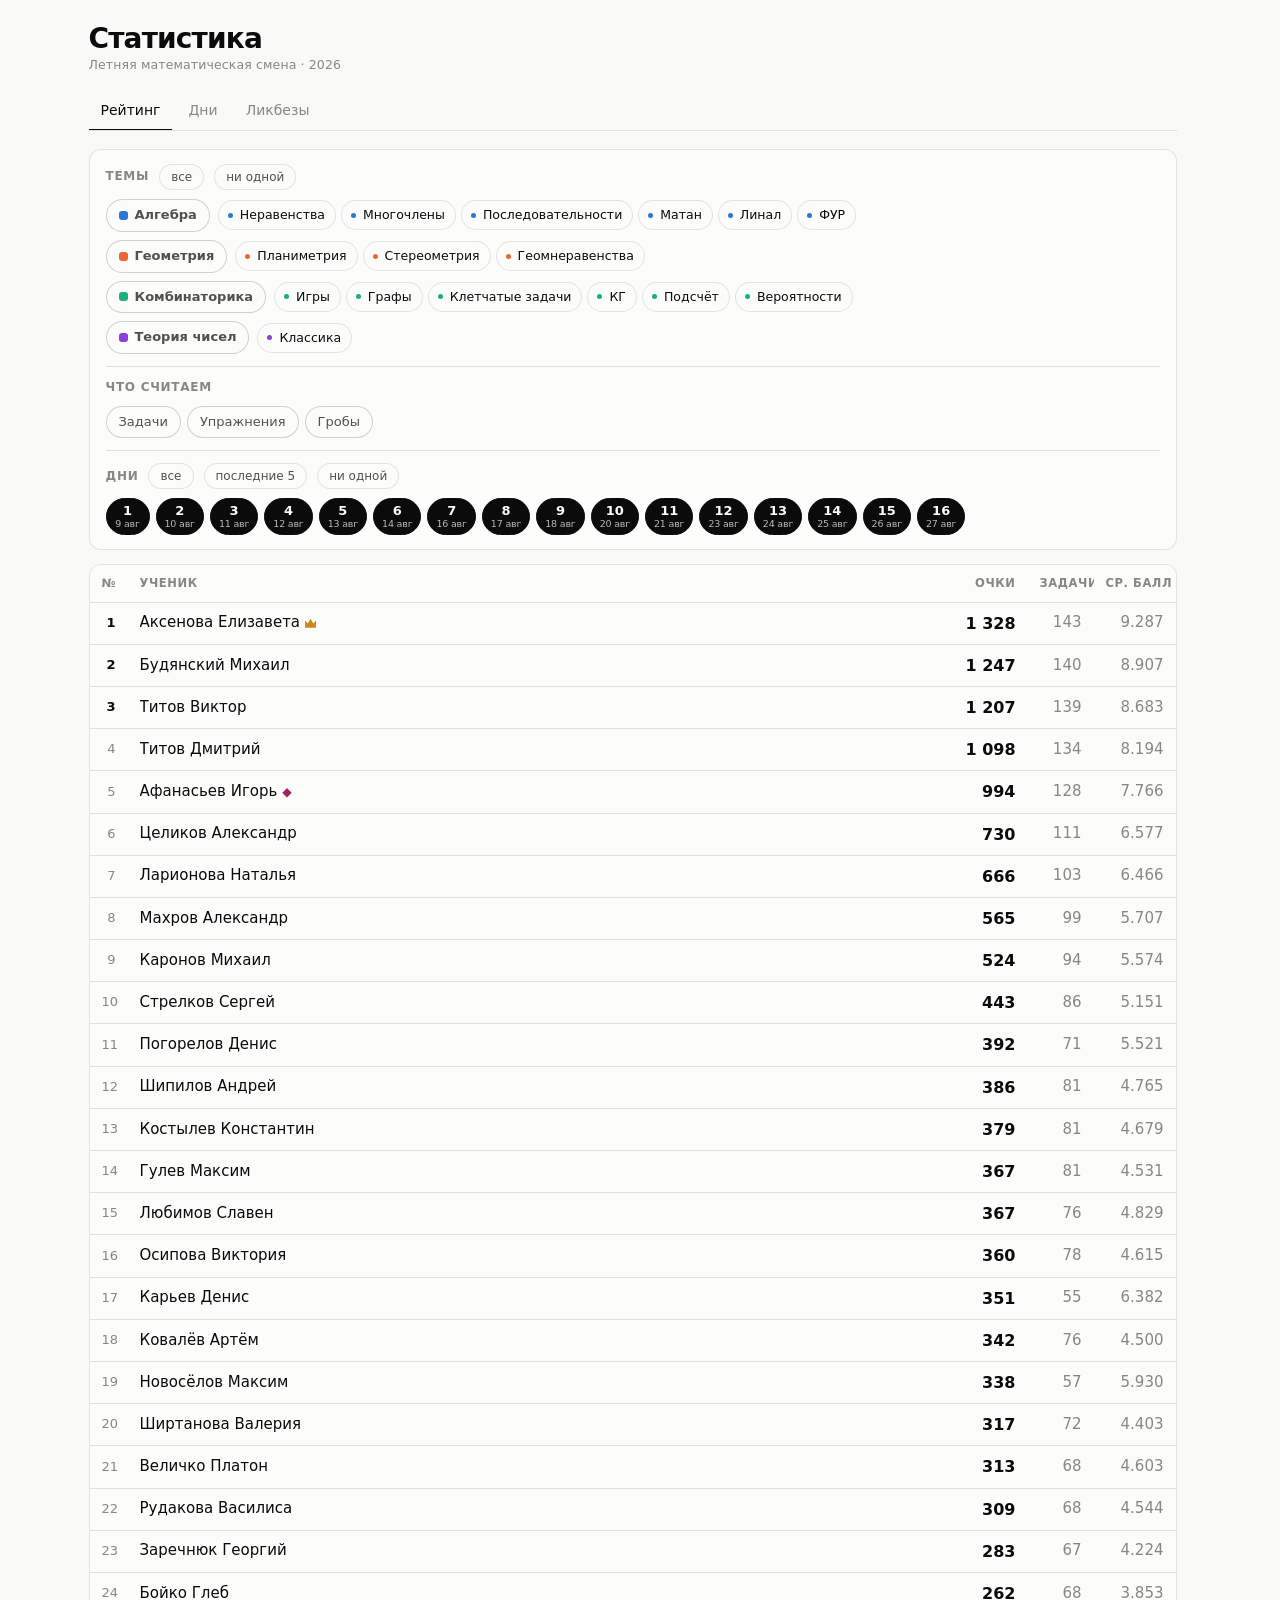
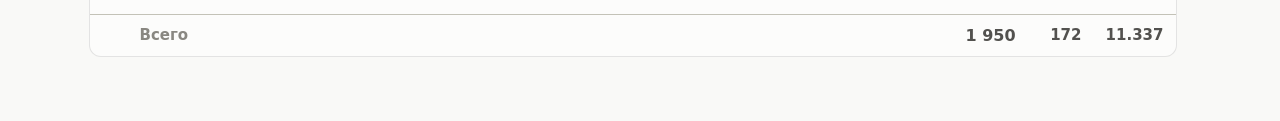
<file: index.html>
<!doctype html>
<html lang="ru">
<head>
<meta charset="utf-8">
<meta name="viewport" content="width=device-width, initial-scale=1, viewport-fit=cover">
<meta name="robots" content="noindex, nofollow">
<meta name="color-scheme" content="light dark">
<title>Статистика</title>
<link rel="icon" href="data:image/svg+xml,%3Csvg xmlns='http://www.w3.org/2000/svg' viewBox='0 0 32 32'%3E%3Crect width='32' height='32' rx='8' fill='%233d3b33'/%3E%3Cpath d='M16 9v14M9 16h14' stroke='%23fcfcfb' stroke-width='3.6' stroke-linecap='round'/%3E%3C/svg%3E">
<link rel="stylesheet" href="assets/style.css?v=202608212155">
<meta name="build" content="202608212155">
</head>
<body>
<div class="wrap">
  <header class="topbar">
    <div>
      <div class="brand" id="brand-title">Статистика</div>
      <div class="brand-sub" id="brand-sub"></div>
    </div>
    <div class="spacer"></div>
  </header>

  <nav class="tabs">
    <button class="tab" type="button" data-view="rating" aria-selected="true">Рейтинг</button>
    <button class="tab" type="button" data-view="series" aria-selected="false">Дни</button>
    <button class="tab" type="button" data-view="likbez" aria-selected="false">Ликбезы</button>
  </nav>

  <main id="main"></main>
</div>
<script src="assets/app.js?v=202608212155"></script>
</body>
</html>
</file>
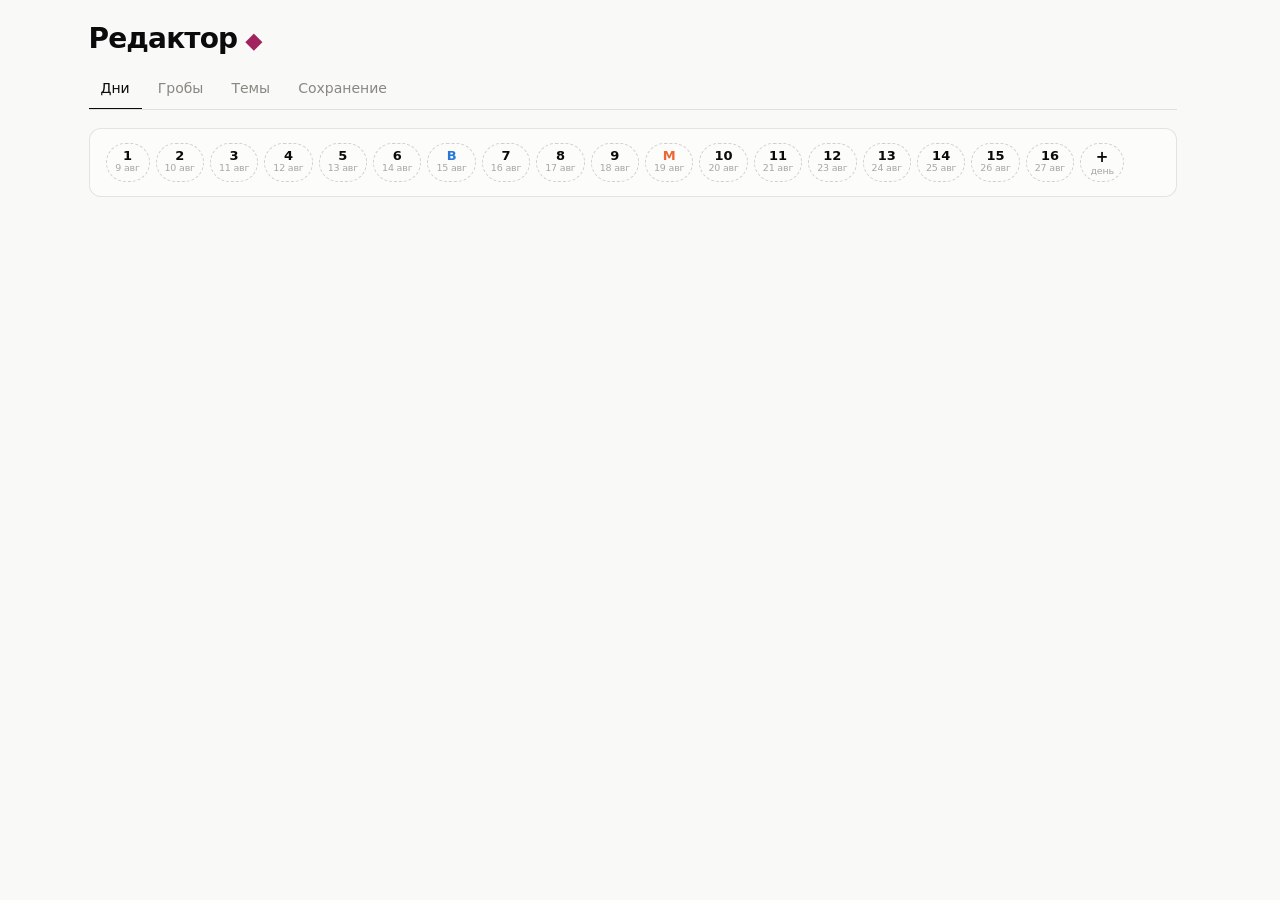
<file: edit.html>
<!doctype html>
<html lang="ru">
<head>
<meta charset="utf-8">
<meta name="viewport" content="width=device-width, initial-scale=1, viewport-fit=cover">
<meta name="robots" content="noindex, nofollow">
<meta name="color-scheme" content="light dark">
<title>Статистика — редактор</title>
<link rel="icon" href="data:image/svg+xml,%3Csvg xmlns='http://www.w3.org/2000/svg' viewBox='0 0 32 32'%3E%3Crect width='32' height='32' rx='8' fill='%23a1245e'/%3E%3Cpath d='M16 9v14M9 16h14' stroke='%23fcfcfb' stroke-width='3.6' stroke-linecap='round'/%3E%3C/svg%3E">
<link rel="stylesheet" href="assets/style.css?v=202608212155">
<meta name="build" content="202608212155">
</head>
<body class="is-editor">
<div class="wrap">
  <header class="topbar">
    <div>
      <div class="brand">Редактор</div>
    </div>
  </header>

  <nav class="tabs">
    <button class="tab" type="button" data-view="series" aria-selected="true">Дни</button>
    <button class="tab" type="button" data-view="graves" aria-selected="false">Гробы</button>
    <button class="tab" type="button" data-view="themes" aria-selected="false">Темы</button>
    <button class="tab" type="button" data-view="save" aria-selected="false">Сохранение</button>
  </nav>

  <main id="main"></main>
</div>

<script src="assets/edit.js?v=202608212155"></script>
</body>
</html>
</file>
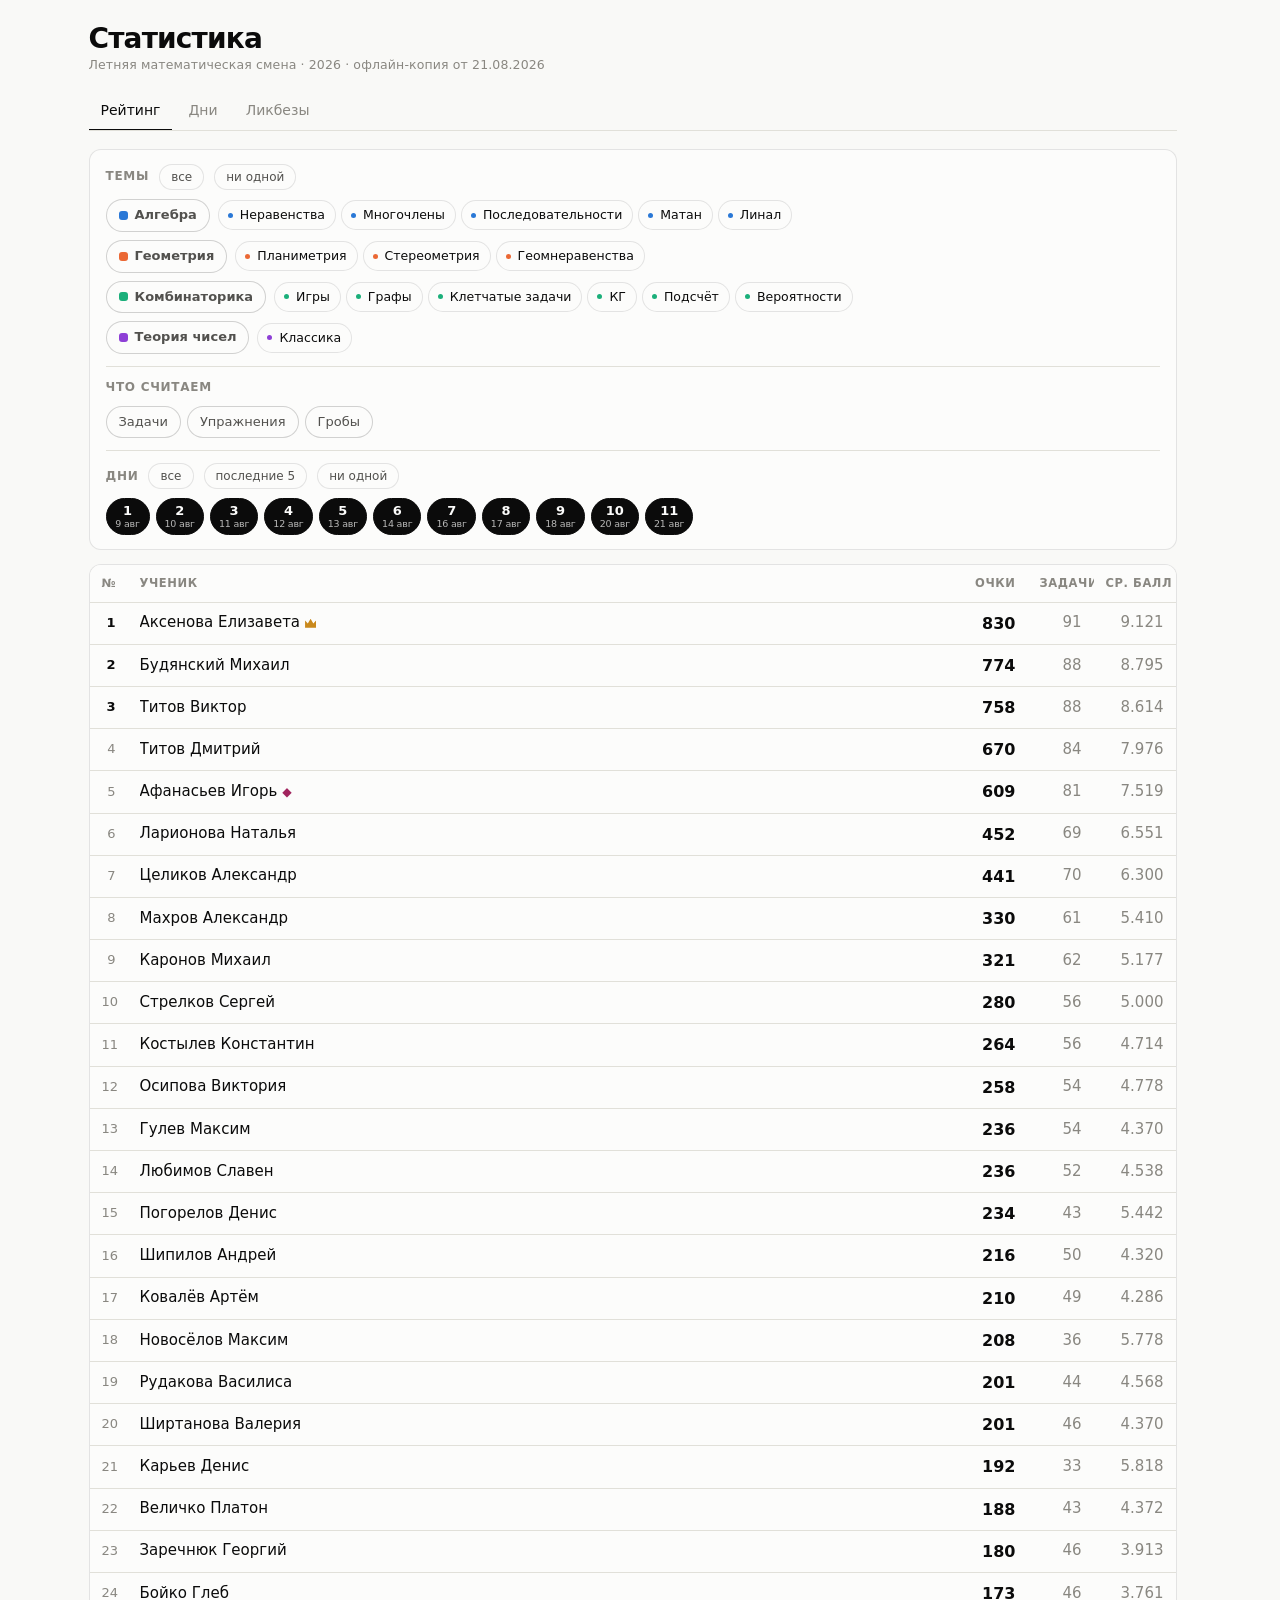
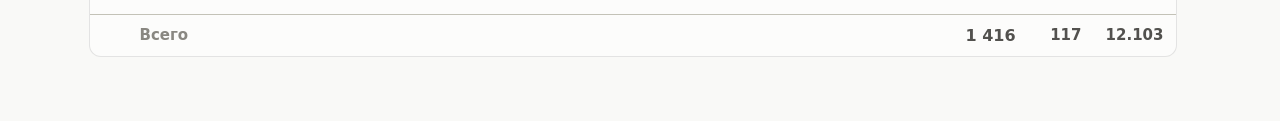
<file: offline.html>
<!doctype html>
<html lang="ru">
<head>
<meta charset="utf-8">
<meta name="viewport" content="width=device-width, initial-scale=1, viewport-fit=cover">
<meta name="robots" content="noindex, nofollow">
<meta name="color-scheme" content="light dark">
<title>Статистика</title>
<link rel="icon" href="data:image/svg+xml,%3Csvg xmlns='http://www.w3.org/2000/svg' viewBox='0 0 32 32'%3E%3Crect width='32' height='32' rx='8' fill='%233d3b33'/%3E%3Cpath d='M16 9v14M9 16h14' stroke='%23fcfcfb' stroke-width='3.6' stroke-linecap='round'/%3E%3C/svg%3E">
<style>
/* Кондуит — оформление.
   Палитра типов задач — проверенный категориальный набор (8 слотов),
   светлая и тёмная темы заданы отдельными шагами, а не автоматической инверсией. */

:root {
  color-scheme: light dark;

  --surface: #fcfcfb;
  --plane: #f9f9f7;
  --ink: #0b0b0b;
  --ink-2: #52514e;
  --ink-muted: #898781;
  --grid: #e1e0d9;
  --axis: #c3c2b7;
  --border: rgba(11, 11, 11, 0.1);
  --border-strong: rgba(11, 11, 11, 0.18);
  --wash: rgba(11, 11, 11, 0.04);
  --good: #006300;
  --bad: #d03b3b;

  /* Цвета тем различаются прежде всего тоном, а не яркостью: тон переживает
     любое затемнение, яркость — нет. Фиолетовый уведён от синего подальше:
     прежний #4a3aa7 был почти той же тёмной синевой, и под фильтром
     принудительной тёмной темы они сливались. */
  --s1: #2a78d6;
  --s2: #eb6834;
  --s3: #1baf7a;
  --s4: #eda100;
  --s5: #e87ba4;
  --s6: #008300;
  --s7: #8e3fd6;
  --s8: #e34948;

  /* Разрыв между «решено» и «нет» намеренно большой: часть браузеров на
     телефонах затемняет крупные заливки по-своему, и слабую разницу такое
     затемнение стирает совсем. */
  /* Клетка кондуита. Пустая — заметная заливка с обводкой, решённая — плотная
     заливка обратной яркости со знаком поверх. В каждой теме пара «пустая /
     решённая» строится одинаково, только в разные стороны: в светлой решённая
     темнее фона, в тёмной — светлее. */
  --cell-on: #3d3b33;
  --cell-off: #e6e3d4;
  --cell-edge: #cbc7b3;
  --cell-ink: #fcfcfb;
  /* пустой квадрат шкалы — свой цвет, а не цвет пустой клетки кондуита:
     в кондуите он почти сливается с подложкой намеренно, в шкале должен
     быть виден, иначе не поймёшь, из чего доля */
  --meter-off: #c9c6b7;

  --admin: #a1245e;
  /* Корона — заливка, а не текст, поэтому золото берём чистое и тёплое.
     Прежний #9a7000 на светлом читался болотным: слишком мало красного. */
  --leader: #c9891c;
  --accent-hi: #8a6400;
  --accent-wash: rgba(138, 100, 0, 0.07);

  /* Два радиуса на весь интерфейс: крупный для карточек и панелей, мелкий для
     полей, клеток и квадратных кнопок. Круглые кнопки — отдельно, 999px. */
  --radius: 12px;
  --radius-sm: 8px;
  --tap: 44px;
}

/* Тёмная тема — свой набор шагов под тёмную подложку, а не инверсия светлой.
   Пока страница объявляла «только светлая», браузер затемнял её сам и портил
   цвета; со своим набором мы решаем это сами. */
@media (prefers-color-scheme: dark) {
  :root {
    --surface: #1a1a19;
    --plane: #0d0d0d;
    --ink: #ffffff;
    --ink-2: #c3c2b7;
    --ink-muted: #898781;
    --grid: #2c2c2a;
    --axis: #383835;
    --border: rgba(255, 255, 255, 0.12);
    --border-strong: rgba(255, 255, 255, 0.24);
    --wash: rgba(255, 255, 255, 0.07);
    --good: #0ca30c;
    --bad: #e66767;

    /* На тёмной подложке цвет должен быть светлее, чем на светлой, а не темнее.
       Прежний набор был темнее светлого — отсюда «цвета тем слишком тёмные и
       сливаются». Все восемь дают против подложки не меньше 7:1. */
    --s1: #66b2ff;
    --s2: #ff9e57;
    --s3: #3fd6a0;
    --s4: #f3c53f;
    --s5: #ff92b8;
    --s6: #85dc5e;
    --s7: #c48cff;
    --s8: #ff8585;

    --cell-on: #ccc6a9;
    --cell-off: #45443f;
    --cell-edge: #605e55;
    --cell-ink: #16150f;
    --meter-off: #454440;

    --admin: #f08fb8;
    --leader: #f0c34c;
    --accent-hi: #e3b23c;
    --accent-wash: rgba(227, 178, 60, 0.12);
  }
}

* {
  box-sizing: border-box;
  -webkit-tap-highlight-color: rgba(0, 0, 0, 0);
}

html {
  -webkit-tap-highlight-color: rgba(0, 0, 0, 0);
  /* Место под полосу прокрутки держим всегда. Без этого на короткой вкладке
     («Темы») полоса пропадает, окно становится шире на её толщину, и вся
     страница дёргается вбок при каждом переключении. */
  scrollbar-gutter: stable;
}

/* Синий прямоугольник при касании складывается из двух вещей: подсветки самого
   касания и выделения текста внутри кнопки. Гасим обе, но оставляем видимую
   рамку для клавиатуры. */
button, .chip, .tab, .mark, .cal-day, .picker-btn, a.ghost-btn {
  -webkit-user-select: none;
  user-select: none;
  -webkit-touch-callout: none;
}

:focus:not(:focus-visible) { outline: none; }

html, body {
  margin: 0;
  padding: 0;
}

body {
  background: var(--plane);
  color: var(--ink);
  font-family: system-ui, -apple-system, "Segoe UI", sans-serif;
  font-size: 15px;
  line-height: 1.45;
  -webkit-text-size-adjust: 100%;
}

.wrap {
  max-width: 1120px;
  margin: 0 auto;
  padding: 0 16px 64px;
}

/* ── шапка ─────────────────────────────────────────────── */

.topbar {
  display: flex;
  align-items: center;
  gap: 12px;
  padding: 24px 0 16px;
}

/* Название набрано крупно и плотно, подпись под ним — мелко и вразрядку.
   Контраст двух наборов и делает шапку заметной, без цветных полос и теней. */
.brand {
  font-size: 28px;
  font-weight: 700;
  letter-spacing: -0.03em;
  line-height: 1.05;
}

.brand-sub {
  color: var(--ink-muted);
  font-size: 12.5px;
  font-weight: 400;
  letter-spacing: 0.01em;
  margin-top: 3px;
}

.spacer { flex: 1; }

.ghost-btn {
  appearance: none;
  border: 1px solid var(--border);
  background: var(--surface);
  color: var(--ink-2);
  border-radius: 999px;
  font: inherit;
  font-size: 13px;
  padding: 6px 12px;
  cursor: pointer;
  min-height: 32px;
}

.ghost-btn:hover { background: var(--wash); }
.ghost-btn:disabled { opacity: .4; cursor: default; }
.ghost-btn:disabled:hover { background: var(--surface); }

/* Поле числа без стрелок-крутилок: номер дня вводят с клавиатуры, а на узком
   поле крутилки съедают половину ширины. */
input[type="number"] { -moz-appearance: textfield; }

input[type="number"]::-webkit-outer-spin-button,
input[type="number"]::-webkit-inner-spin-button {
  -webkit-appearance: none;
  margin: 0;
}

.tabs {
  display: flex;
  gap: 4px;
  border-bottom: 1px solid var(--grid);
  margin-bottom: 18px;
  overflow-x: auto;
  scrollbar-width: none;
}

.tabs::-webkit-scrollbar { display: none; }

/* Вес шрифта у выбранной вкладки не меняется: от смены веса меняется ширина,
   и соседние вкладки съезжают при каждом переключении. Выбранная опознаётся
   цветом и подчёркиванием, ширина остаётся той же. */
.tab {
  appearance: none;
  background: none;
  border: 0;
  border-bottom: 2px solid transparent;
  color: var(--ink-muted);
  font: inherit;
  font-size: 14px;
  font-weight: 500;
  padding: 9px 12px;
  margin-bottom: -1px;
  cursor: pointer;
  white-space: nowrap;
  transition: color .16s ease, border-bottom-color .16s ease;
}

.tab:hover { color: var(--ink-2); }
.tab:focus { outline: none; }

.tab:focus-visible {
  outline: 2px solid var(--s1);
  outline-offset: -2px;
  border-radius: 6px;
}

.tab[aria-selected="true"] {
  color: var(--ink);
  border-bottom-color: var(--ink);
}

/* ── карточки и фильтры ────────────────────────────────── */

.card {
  background: var(--surface);
  border: 1px solid var(--border);
  border-radius: var(--radius);
  padding: 14px 16px;
}

/* карточка-предупреждение: данные не потеряны, но и не считаются */
.card.warn { border-color: var(--accent-hi); background: var(--accent-wash); }

.warn-title {
  font-size: 13px;
  font-weight: 600;
  color: var(--accent-hi);
  margin-bottom: 6px;
}

.warn-line {
  display: flex;
  justify-content: space-between;
  gap: 12px;
  font-size: 13px;
  padding: 3px 0;
}

.warn-where { color: var(--ink-2); }
.warn-ids { font-variant-numeric: tabular-nums; white-space: nowrap; }

.filters { margin-bottom: 14px; }

.filter-row + .filter-row {
  margin-top: 12px;
  padding-top: 12px;
  border-top: 1px solid var(--grid);
}

.filter-head {
  display: flex;
  align-items: center;
  gap: 10px;
  margin-bottom: 9px;
}

.filter-title {
  font-size: 12px;
  font-weight: 600;
  letter-spacing: 0.06em;
  text-transform: uppercase;
  color: var(--ink-muted);
}

/* Не голубая ссылка, а маленькая кнопка: голубой в этом интерфейсе занят под
   цвет темы «Алгебра», и надпись читалась как ещё один ярлык темы. */
.mini-btn {
  appearance: none;
  border: 1px solid var(--border);
  background: var(--surface);
  color: var(--ink-2);
  border-radius: 999px;
  font: inherit;
  font-size: 12px;
  line-height: 1;
  padding: 6px 11px;
  cursor: pointer;
}

.mini-btn:hover {
  background: var(--wash);
  border-color: var(--border-strong);
  color: var(--ink);
}

.chips {
  display: flex;
  flex-wrap: wrap;
  gap: 6px;
}

.chip {
  appearance: none;
  display: inline-flex;
  align-items: center;
  gap: 7px;
  border: 1px solid var(--border-strong);
  background: var(--surface);
  color: var(--ink-2);
  border-radius: 999px;
  font: inherit;
  font-size: 13px;
  padding: 6px 12px;
  cursor: pointer;
  transition: background .12s, color .12s, border-color .12s;
}

.chip:hover { background: var(--wash); }

.chip[aria-pressed="false"] {
  color: var(--ink-muted);
  border-style: dashed;
  text-decoration: line-through;
  text-decoration-thickness: 1px;
}

.chip[aria-pressed="false"] .dot { opacity: .28; }

/* Выбор одного из вариантов — не фильтр: невыбранное здесь не «исключено»,
   поэтому не зачёркивается. Выбранное обводится жирнее. */
.chip.pick[aria-pressed="false"] {
  color: var(--ink-2);
  border-style: solid;
  text-decoration: none;
}

.chip.pick[aria-pressed="false"] .dot,
.chip.sub.pick[aria-pressed="false"]::before { opacity: 1; }

.chip.pick[aria-pressed="true"] {
  border-color: var(--ink);
  background: var(--wash);
  color: var(--ink);
}

/* кнопка серии: номер и дата. Серий за смену два десятка, поэтому кнопка
   плотная — иначе выбор дня занимает пол-экрана. */
.chip.day {
  flex-direction: column;
  gap: 0;
  min-width: 44px;
  padding: 4px 8px;
  font-variant-numeric: tabular-nums;
}

/* гробарий — одиночная кнопка, дата ему не нужна */
.chip.day.wide { flex-direction: row; padding: 8px 16px; }
.chip.day.wide b { font-size: 13.5px; }

.chip.day b { font-size: 13px; font-weight: 620; line-height: 1.2; }
.chip.day small { font-size: 9.5px; line-height: 1.15; opacity: .72; letter-spacing: -0.02em; }

.chip[aria-pressed="true"].day {
  background: var(--ink);
  color: var(--surface);
  border-color: var(--ink);
}

.chip.day[aria-pressed="false"] {
  text-decoration: none;
  border-style: dashed;
  color: var(--ink-muted);
}

/* Номер стоит только у серии; выходной и матбой помечены буквой — В и М. Цвет
   при них остаётся, но уже не как единственный признак: приглушённый серый
   выходного читался как «выключено», поэтому взят синий — он такой же
   полновесный, как оранжевый у боя. Дата стоит подписью всегда. Обводка у всех
   дней одна: вид дня показан буквой, обводке его дублировать незачем. */
.chip.day b { color: var(--ink); }
.chip.day.off b { color: var(--s1); }
.chip.day.battle b { color: var(--s2); }

/* У выбранного дня подложка тёмная, и цвет буквы на ней теряется. Ничего не
   пропадает: буква и есть пометка, цвет к ней только добавка. */
.chip[aria-pressed="true"].day b { color: inherit; }

/* темы: раздел и его подразделы */
.tgroup {
  display: flex;
  flex-wrap: wrap;
  align-items: center;
  gap: 6px 8px;
  margin-top: 8px;
}

.chip.cat { font-weight: 560; }
.chip.cat.partial { border-style: dashed; }

.chip-count {
  font-size: 11px;
  color: var(--ink-muted);
  font-variant-numeric: tabular-nums;
}

.chip[aria-pressed="true"].cat .chip-count { color: var(--ink-muted); }

.subs { display: flex; flex-wrap: wrap; gap: 5px; }

.chip.sub {
  font-size: 12.5px;
  padding: 5px 10px 5px 9px;
  border-color: var(--border);
}

.chip.sub::before {
  content: "";
  width: 5px;
  height: 5px;
  border-radius: 50%;
  flex: none;
  background: var(--accent);
}

.chip.sub[aria-pressed="true"] { color: var(--ink); }
.chip.sub[aria-pressed="false"]::before { opacity: .28; }

.dot {
  width: 9px;
  height: 9px;
  border-radius: 3px;
  flex: none;
}

.summary {
  margin-top: 12px;
  padding-top: 11px;
  border-top: 1px solid var(--grid);
  color: var(--ink-2);
  font-size: 13px;
}

.summary b { font-weight: 600; color: var(--ink); font-variant-numeric: tabular-nums; }

/* ── плитки ────────────────────────────────────────────── */

.tiles {
  display: grid;
  grid-template-columns: repeat(auto-fit, minmax(150px, 1fr));
  gap: 10px;
  margin-bottom: 14px;
}

.tile {
  background: var(--surface);
  border: 1px solid var(--border);
  border-radius: var(--radius);
  padding: 12px 14px;
}

.tile-label {
  font-size: 12px;
  color: var(--ink-muted);
  margin-bottom: 4px;
}

.tile-value {
  font-size: 27px;
  font-weight: 600;
  letter-spacing: -0.02em;
  line-height: 1.15;
}

.tile-note {
  font-size: 12px;
  color: var(--ink-muted);
  margin-top: 2px;
}

/* плитка, отмечающая достижение: половина задач и выше */
.tile.hi {
  border-color: var(--accent-hi);
  background: var(--accent-wash);
}

.tile.hi .tile-value { color: var(--accent-hi); }
.tile.hi .tile-label { color: var(--accent-hi); opacity: .85; }

/* ── таблицы ───────────────────────────────────────────── */

.table-wrap {
  background: var(--surface);
  border: 1px solid var(--border);
  border-radius: var(--radius);
  overflow-x: auto;
}

table.data {
  width: 100%;
  border-collapse: collapse;
  font-variant-numeric: tabular-nums;
}

/* Колонки с числами закреплены по ширине, имя забирает остаток. При обычной
   раскладке ширина столбца зависит от самого длинного числа в нём, и таблица
   переезжала при каждом переключении фильтра. */
table.data.fixed { table-layout: fixed; }
table.data.fixed th.rank { width: 38px; }
table.data.fixed th.c-score { width: 74px; }
table.data.fixed th.c-tasks { width: 66px; }
table.data.fixed th.c-avg { width: 82px; }

table.data.fixed td.name {
  overflow: hidden;
  text-overflow: ellipsis;
}

table.data th {
  text-align: right;
  font-size: 11.5px;
  font-weight: 600;
  letter-spacing: 0.05em;
  text-transform: uppercase;
  color: var(--ink-muted);
  padding: 10px 12px;
  border-bottom: 1px solid var(--grid);
  white-space: nowrap;
  position: sticky;
  top: 0;
  background: var(--surface);
  z-index: 2;
}

table.data th.left, table.data td.left { text-align: left; }

table.data td {
  text-align: right;
  padding: 9px 12px;
  border-bottom: 1px solid var(--grid);
  white-space: nowrap;
}

table.data tbody tr:last-child td { border-bottom: 0; }

table.data tfoot td {
  border-top: 1px solid var(--axis);
  border-bottom: 0;
  color: var(--ink-2);
  font-weight: 560;
}

table.data tfoot .name { color: var(--ink-muted); font-weight: 600; }
table.data tbody tr:hover td { background: var(--wash); }
table.data tr.clickable { cursor: pointer; }

.rank {
  width: 1%;
  color: var(--ink-muted);
  font-size: 13px;
}

.rank-top { color: var(--ink); font-weight: 600; }

.name { font-weight: 500; }

.score { font-weight: 620; font-size: 16px; }

.muted { color: var(--ink-muted); }

/* подпись в самом низу карточки — тем же шрифтом, что и всё остальное */
.egg {
  margin: 26px 0 8px;
  text-align: center;
  font-size: 13.5px;
  letter-spacing: 0.06em;
  color: var(--ink);
  opacity: 0.5;
}

.delta {
  display: inline-flex;
  align-items: center;
  gap: 2px;
  font-size: 12px;
  font-variant-numeric: tabular-nums;
  min-width: 34px;
  justify-content: flex-end;
}

.delta.up { color: var(--good); }
.delta.down { color: var(--bad); }
.delta.same { color: var(--ink-muted); }

/* Все цветные заливки — чистым цветом, без картинок-градиентов. Градиент здесь
   пробовался как защита от принудительной тёмной темы и дал обратный эффект:
   в Samsung Internet тускнеет именно он, а плоский цвет остаётся как задан. */

/* ── кондуит ───────────────────────────────────────────── */

/* Кондуит — две таблицы бок о бок: фамилии не прокручиваются, клетки
   прокручиваются. Высоты строк заданы жёстко, иначе половинки разъедутся. */
.conduit-split {
  display: flex;
  align-items: stretch;
  background: var(--surface);
  border: 1px solid var(--border);
  border-radius: var(--radius);
  overflow: hidden;
}

table.conduit.names {
  flex: none;
  border-right: 1px solid var(--grid);
}

.conduit-scroll {
  flex: 1;
  min-width: 0;
  overflow-x: auto;
}

table.conduit thead th { height: 40px; }
table.conduit tbody td { height: 38px; }
table.conduit tfoot td { height: 26px; }

table.conduit {
  border-collapse: separate;
  border-spacing: 0;
  font-variant-numeric: tabular-nums;
}

table.conduit th, table.conduit td {
  padding: 0;
  font-size: 12px;
  font-weight: 400;
}

table.conduit th.pname, table.conduit td.pname {
  background: var(--surface);
  text-align: left;
  padding: 0 12px 0 14px;
  white-space: nowrap;
  font-size: 15px;
  min-width: 176px;
  max-width: 176px;
  overflow: hidden;
  text-overflow: ellipsis;
}

/* столбец фамилий оформлен как в рейтинге: тот же кегль, вес и отбивка */
table.conduit tbody td.pname {
  height: 32px;
  font-weight: 500;
  color: var(--ink);
  padding: 0 14px;
}

table.conduit thead th.pname,
table.conduit tfoot td.pname {
  font-size: 11.5px;
  font-weight: 600;
  letter-spacing: 0.05em;
  text-transform: uppercase;
  color: var(--ink-muted);
}

/* Имя со значками: сам текст ужимается, значки — никогда. Оба значка могут
   стоять рядом, если админ вышел на первое место. */
.name-box {
  display: flex;
  align-items: center;
  gap: 5px;
  min-width: 0;
}

.name-box .nm {
  overflow: hidden;
  text-overflow: ellipsis;
  white-space: nowrap;
}

.badge-admin {
  flex: none;
  font-style: normal;
  font-size: 0.82em;
  line-height: 1;
  color: var(--admin);
}

/* Корона нарисована обрезкой прямоугольника, а не взята символом: символьные
   короны есть не во всех телефонных шрифтах и выпадают в пустой квадрат.
   Силуэт простой — пять зубцов, читается на 9 пикселях. */
.badge-leader {
  flex: none;
  width: 11px;
  height: 9px;
  background: var(--leader);
  clip-path: polygon(0 100%, 0 20%, 25% 52%, 50% 0, 75% 52%, 100% 20%, 100% 100%);
}

table.conduit thead th {
  background: var(--surface);
  border-bottom: 1px solid var(--grid);
  height: 40px;
  vertical-align: bottom;
}

.phead {
  display: flex;
  flex-direction: column;
  align-items: center;
  gap: 5px;
  padding-bottom: 6px;
  width: 38px;
}

.phead-id {
  font-size: 11.5px;
  color: var(--ink-2);
  letter-spacing: -0.02em;
}

/* задача без темы: номер приглушён, полоска под ним серая */
.phead-id.untyped { color: var(--ink-muted); }

.phead-rule {
  width: 20px;
  height: 3px;
  border-radius: 2px;
}

/* Клетка одинакова на сайте и в редакторе: размер выбран под палец, но и
   читается на просмотре лучше мелкой. min-width обязателен — без него браузер
   сжимает столбцы, когда таблица шире экрана. */
td.cell {
  width: 38px;
  min-width: 38px;
  height: 38px;
  text-align: center;
  position: relative;
  z-index: 0;
}

/* Клетка кондуита. Плюс — настоящий знак, а не белая полоска поверх тёмного
   квадрата: браузеры с принудительной тёмной темой инвертируют цвета сами, и
   конструкция «фон плюс накладка» под инверсией теряет контраст. Текст же
   инвертируется вместе с фоном, поэтому знак виден в любой теме.

   Обводка пустой клетки задана внутренней тенью, а не рамкой: рамка меняет
   размер коробки, и клетка дёргалась бы при простановке плюса. */
.mark {
  display: flex;
  align-items: center;
  justify-content: center;
  width: 30px;
  height: 30px;
  border-radius: var(--radius-sm);
  margin: 0 auto;
  font-size: 19px;
  font-weight: 700;
  line-height: 1;
  color: transparent;
  background: var(--cell-off);
  box-shadow: inset 0 0 0 1px var(--cell-edge);
}

.mark.on {
  background: var(--cell-on);
  color: var(--cell-ink);
  box-shadow: none;
}

/* Кондуит смотрят, а не трогают: имена не выделяются и не отзываются нигде,
   клетки — везде, кроме редактора. Прокрутка вбок остаётся: касание достаётся
   прокручиваемой обёртке, а не таблице внутри неё. */
.conduit-split {
  -webkit-user-select: none;
  user-select: none;
  -webkit-touch-callout: none;
  cursor: default;
}

table.conduit.names,
table.conduit.cells:not(.edit) { pointer-events: none; }

table.conduit tfoot td {
  border-top: 1px solid var(--grid);
  text-align: center;
  color: var(--ink-muted);
  font-size: 11px;
  height: 24px;
}

table.conduit tfoot td.pname {
  text-align: left;
  color: var(--ink-muted);
  font-size: 11.5px;
}

table.conduit tfoot tr.weights td { color: var(--ink-2); font-weight: 560; }

/* ── прочее ────────────────────────────────────────────── */

.section-head {
  display: flex;
  align-items: baseline;
  gap: 10px;
  margin: 22px 0 10px;
}

.section-title { font-size: 16px; font-weight: 600; white-space: nowrap; }

.section-note { font-size: 12.5px; color: var(--ink-muted); }

.type-name { display: inline-flex; align-items: center; gap: 9px; }
.type-name b { font-weight: 620; }
.tblock { padding-bottom: 4px; }

/* блок темы: заголовок, полоса, строки подразделов */
.tblock { padding: 11px 0; border-bottom: 1px solid var(--grid); }
.tblock:first-child { padding-top: 2px; }
.tblock:last-child { border-bottom: 0; padding-bottom: 2px; }

/* Вкладка тем — единственное место, где текст мелким быть не должен: по нему
   тыкают пальцем и по нему же сверяют разметку задач. */
.tblock-head {
  display: flex;
  align-items: center;
  justify-content: space-between;
  gap: 10px;
  margin-bottom: 10px;
  min-height: 34px;   /* с кнопкой удаления и без неё — одна высота */
  font-size: 17px;
}

.subline {
  display: grid;
  grid-template-columns: 1fr auto;
  align-items: center;
  gap: 10px;
  padding: 6px 0 0;
  font-size: 15px;
  color: var(--ink);
}

.subline-name { overflow: hidden; text-overflow: ellipsis; white-space: nowrap; }
.subline-val { font-variant-numeric: tabular-nums; white-space: nowrap; }

.confirm {
  display: inline-flex;
  align-items: center;
  gap: 8px;
  white-space: nowrap;
}

.mini-btn.danger { color: var(--bad); border-color: var(--bad); }

/* Шкала решаемости — ряд мелких блоков вместо одной широкой заливки: крупную
   плоскую заливку принудительная тёмная тема телефона гасит, мелкую оставляет.
   Незакрашенные блоки заодно показывают, из чего доля считается. */
.meter {
  display: flex;
  gap: 2px;
  align-items: center;
}

/* Размер квадрата задан жёстко, а не долей ширины: шкалы должны быть одной
   длины во всех строках, иначе их не сравнить взглядом. */
.meter > i {
  flex: none;
  width: 9px;
  height: 9px;
  border-radius: 2px;
  background: var(--meter-off);
}

/* шкала подтемы мельче шкалы раздела, но делений столько же */
.meter.small > i { width: 7px; height: 7px; }

/* Строка «название — шкала — счёт». Шкала и счёт имеют жёсткую ширину, имя
   забирает остаток — поэтому шкала стоит на одном месте во всех строках, как
   бы ни звалась тема. Отступ подтемы сделан внутри её колонки имени, а не
   отступом строки: иначе он сдвинул бы и шкалу. */
.pline {
  display: grid;
  grid-template-columns: minmax(0, 1fr) 108px 54px;
  align-items: center;
  gap: 10px;
  padding: 5px 0;
  max-width: 430px;
}

.pline.sub .pline-name { padding-left: 14px; }

.pline-name {
  display: flex;
  align-items: center;
  gap: 7px;
  min-width: 0;
  overflow: hidden;
  text-overflow: ellipsis;
  white-space: nowrap;
  font-weight: 560;
}

.pline.sub .pline-name {
  font-weight: 400;
  font-size: 12.5px;
  color: var(--ink-2);
}

.pline-val {
  font-size: 12.5px;
  color: var(--ink-2);
  font-variant-numeric: tabular-nums;
  white-space: nowrap;
}

td .date { margin-left: 8px; font-size: 12px; }

.type-val {
  font-variant-numeric: tabular-nums;
  color: var(--ink-2);
  font-size: 13px;
  white-space: nowrap;
}

.series-mini {
  display: flex;
  flex-wrap: wrap;
  gap: 6px;
  margin-top: 4px;
}

.smini {
  border: 1px solid var(--border);
  border-radius: var(--radius-sm);
  padding: 6px 9px;
  font-size: 12.5px;
  color: var(--ink-2);
  font-variant-numeric: tabular-nums;
}

.smini b { color: var(--ink); font-weight: 600; }

.tip {
  position: fixed;
  z-index: 40;
  pointer-events: none;
  background: var(--ink);
  color: var(--surface);
  font-size: 12px;
  line-height: 1.35;
  padding: 6px 9px;
  border-radius: var(--radius-sm);
  box-shadow: 0 4px 14px rgba(0, 0, 0, .18);
  max-width: 220px;
  opacity: 0;
  transition: opacity .1s;
}

.tip.show { opacity: 1; }

.foot {
  margin-top: 26px;
  padding-top: 14px;
  border-top: 1px solid var(--grid);
  color: var(--ink-muted);
  font-size: 12.5px;
}

/* ── движение ───────────────────────────────────────────
   Анимируется только смена раздела и отклик на касание. Перерисовка от
   фильтра ничего не анимирует: таблица мигала бы на каждый чип. */

@keyframes rise {
  from { opacity: 0; transform: translateY(7px); }
  to { opacity: 1; transform: none; }
}

@keyframes fade {
  from { opacity: 0; }
  to { opacity: 1; }
}

.view-enter > * { animation: rise .24s cubic-bezier(.2, .7, .3, 1) both; }
.view-enter > *:nth-child(2) { animation-delay: .04s; }
.view-enter > *:nth-child(3) { animation-delay: .07s; }
.view-enter > *:nth-child(n+4) { animation-delay: .09s; }

/* строки таблиц набегают по очереди — но только первые полтора десятка,
   дальше задержка перестаёт читаться и превращается в ожидание */
.view-enter table.data tbody tr,
.view-enter table.conduit tbody tr { animation: fade .3s ease-out both; }

.view-enter tbody tr:nth-child(1) { animation-delay: .06s; }
.view-enter tbody tr:nth-child(2) { animation-delay: .08s; }
.view-enter tbody tr:nth-child(3) { animation-delay: .1s; }
.view-enter tbody tr:nth-child(4) { animation-delay: .12s; }
.view-enter tbody tr:nth-child(5) { animation-delay: .14s; }
.view-enter tbody tr:nth-child(6) { animation-delay: .16s; }
.view-enter tbody tr:nth-child(7) { animation-delay: .18s; }
.view-enter tbody tr:nth-child(8) { animation-delay: .2s; }
.view-enter tbody tr:nth-child(9) { animation-delay: .22s; }
.view-enter tbody tr:nth-child(10) { animation-delay: .24s; }
.view-enter tbody tr:nth-child(n+11) { animation-delay: .26s; }

.view-enter .tile { animation: rise .28s cubic-bezier(.2, .7, .3, 1) both; }
.view-enter .chips > * { animation: fade .3s ease-out both; }

.banner { animation: rise .2s ease-out both; }

/* Плитки и плашки в статистике ученика — данные, а не кнопки: ни отклика на
   касание, ни подъёма под курсором, чтобы не звали нажать. */
.card { transition: border-color .16s ease; }
.delta { transition: color .16s ease; }

/* Отклик на касание. На телефоне подсветка касания погашена нарочно, поэтому
   без этого кнопки кажутся мёртвыми: нажал — и ничего. Сжатие берём
   преобразованием, оно не трогает разметку и ничего не сдвигает вокруг. */
.chip, .ghost-btn, .primary-btn, .icon-btn, .mini-btn,
.tab, .cal-day, .cal-nav, .banner-close, .picker-btn,
.step-btn, .step-val, .wchip {
  transition: background-color .14s ease, color .14s ease,
              border-color .14s ease, opacity .14s ease;
}

/* Класс ставится на нажатие из скрипта, анимация доигрывает сама. Через
   :active на телефоне это не работает: браузер придерживает состояние, пока
   не убедится, что палец не поехал прокручивать. */
@keyframes tap {
  0% { transform: scale(.92); }
  100% { transform: scale(1); }
}

@keyframes tapRow {
  0% { background: var(--wash); }
  100% { background: transparent; }
}

/* Класс продублирован нарочно: иначе первые полсекунды после смены раздела
   отклик глушился бы анимацией входа, у которой вес селектора выше. */
.tap.tap { animation: tap .19s cubic-bezier(.2, .8, .3, 1); }

/* строку рейтинга не сжимаем — по ширине экрана это выглядит рывком; вместо
   этого она отзывается подсветкой */
tr.clickable.tap.tap { animation: none; }
tr.clickable.tap td { animation: tapRow .4s ease-out; }

table.conduit.edit .mark { transition: background-color .14s ease; }


table.data tbody tr { transition: background-color .12s ease; }
.mark { transition: background-color .14s ease; }
.bar { transition: width .25s cubic-bezier(.2, .7, .3, 1); }
.meter > i { transition: background-color .16s ease; }

.tip { animation: fade .12s ease-out both; }

@media (prefers-reduced-motion: reduce) {
  *, *::before, *::after {
    animation-duration: .01ms !important;
    animation-delay: 0ms !important;
    transition-duration: .01ms !important;
  }
}

/* ── редактор ───────────────────────────────────────────── */

.field { display: flex; flex-direction: column; gap: 4px; }

.field-label {
  font-size: 11.5px;
  letter-spacing: 0.05em;
  text-transform: uppercase;
  color: var(--ink-muted);
}

.input {
  appearance: none;
  font: inherit;
  font-size: 15px;
  color: var(--ink);
  background: var(--surface);
  border: 1px solid var(--border-strong);
  border-radius: var(--radius-sm);
  padding: 8px 10px;
  min-height: 40px;
  min-width: 0;
}

.input:focus { outline: 2px solid var(--s1); outline-offset: -1px; }
.input.short { max-width: 120px; }
/* Узкое поле — номер: ширина задаётся классом, а не местом в строке. По месту
   было нельзя: у выходного и матбоя номера нет, и 110 пикселей доставались
   дате — она переносилась на три строки. */
.frow.top > .field.narrow { flex: 0 0 110px; }
.input.tiny { width: 62px; text-align: center; font-variant-numeric: tabular-nums; }
select.input { padding-right: 6px; }

.frow {
  display: flex;
  flex-wrap: wrap;
  align-items: flex-end;
  gap: 10px;
}

.frow.gap { margin-top: 10px; align-items: center; }

/* когда в строке раскрыт календарь, соседние поля не должны прилипать к его низу */
.frow.top { align-items: flex-start; }
.frow.top > .field { flex: 1 1 190px; }

.primary-btn {
  appearance: none;
  border: 1px solid var(--ink);
  background: var(--ink);
  color: var(--surface);
  border-radius: 999px;
  font: inherit;
  font-size: 14px;
  font-weight: 560;
  padding: 9px 18px;
  min-height: 40px;
  cursor: pointer;
}

.primary-btn:disabled { opacity: .45; cursor: default; }

.primary-btn.danger { background: var(--bad); border-color: var(--bad); color: #fff; }
.ghost-btn.danger { color: var(--bad); border-color: var(--bad); }

.icon-btn {
  appearance: none;
  border: 1px solid var(--border);
  background: var(--surface);
  color: var(--ink-muted);
  border-radius: var(--radius-sm);
  font: inherit;
  font-size: 17px;
  line-height: 1;
  width: 34px;
  min-height: 34px;
  cursor: pointer;
}

.icon-btn:hover { color: var(--bad); border-color: var(--bad); }

/* Кнопки удаления залиты красным целиком — как «Удалить день». На телефоне
   наведения нет вовсе, поэтому цвет должен быть виден сразу, до нажатия. */
.icon-btn.del, .icon-btn.danger {
  background: var(--bad);
  border-color: var(--bad);
  color: #fff;
}

.icon-btn.del:hover, .icon-btn.danger:hover {
  color: #fff;
  filter: brightness(1.08);
}

/* «передумал» — стрелка нарисована в svg, а не рамками и не символом:
   и рамочная, и шрифтовая на части телефонов не показывались вовсе */
.icon-btn.back { color: var(--ink-2); }
.icon-btn.back:hover { color: var(--ink); border-color: var(--border-strong); }
.icon-btn svg { display: block; margin: 0 auto; }

/* кнопка добавления — плюс тем же боксом, что и крестик */
.icon-btn.add { color: var(--ink-2); font-size: 19px; }
.icon-btn.add:hover { color: var(--ink); border-color: var(--border-strong); }

/* поле ввода занимает строку, кнопка стоит с краю */
.frow.gap > .input { flex: 1; min-width: 0; }

.prow-wrap { padding: 7px 0; border-bottom: 1px solid var(--grid); }

.prow {
  display: grid;
  grid-template-columns: 62px minmax(0, 1fr) auto 34px;
  align-items: center;
  gap: 8px;
}

.chip.day.has-draft { position: relative; }

.chip.day.has-draft::after {
  content: "";
  position: absolute;
  top: 4px;
  right: 5px;
  width: 5px;
  height: 5px;
  border-radius: 50%;
  background: var(--s2);
}

/* у гроба правится только число, буква Г — подпись слева от поля, буква
   пункта — справа, поэтому колонка шире, чем у задачи серии */
.prow.grave { grid-template-columns: 80px minmax(0, 1fr) auto 34px; }
.prow.grave.part { grid-template-columns: 92px minmax(0, 1fr) auto 34px; }

/* спрошено удаление: на месте крестика два бокса — «удалить» и «передумал» */
.prow.asking { grid-template-columns: 62px minmax(0, 1fr) auto 76px; }
.prow.grave.asking { grid-template-columns: 80px minmax(0, 1fr) auto 76px; }
.prow.grave.part.asking { grid-template-columns: 92px minmax(0, 1fr) auto 76px; }

.grave-id {
  display: flex;
  align-items: center;
  gap: 4px;
}

.grave-pre {
  font-size: 15px;
  font-weight: 560;
  color: var(--ink-2);
}

/* буква пункта — подпись, а не поле: её правят через «+ пункт», не руками */
.grave-post {
  font-size: 15px;
  font-weight: 560;
  color: var(--ink-2);
}

.chip.day.new { border-style: dashed; }

/* день заведён здесь и на сайт ещё не уехал */
.chip.day.local { border-style: dashed; border-color: var(--accent-hi); }
.chip.day.local b { color: var(--accent-hi); }

/* день помечен к удалению: уедет с ближайшим сохранением, касание возвращает */
.chip.day.gone { border-color: var(--bad); border-style: dashed; }
.chip.day.gone b { color: var(--bad); text-decoration: line-through; }
.chip.day.gone small { color: var(--bad); opacity: 1; }

.ghost-btn.danger:hover { background: var(--wash); }
.chip.day.new b { font-size: 15px; }

table.conduit thead th:not(.pname):not(.pcount) {
  width: 38px;
  min-width: 38px;
}

/* В редакторе клетка — кнопка. Сжатие при нажатии безопасно: фамилии живут в
   отдельной таблице, наехать на них клетке нечем. */
table.conduit.edit .mark {
  appearance: none;
  border: 0;
  padding: 0;
  cursor: pointer;
}

/* Простановка плюса: короткое сжатие с лёгким перелётом обратно. Одна
   величина, одно свойство — этого хватает, чтобы касание чувствовалось. */
@keyframes markOn {
  0% { transform: scale(.7); }
  55% { transform: scale(1.08); }
  100% { transform: scale(1); }
}

@keyframes markOff {
  0% { transform: scale(.86); }
  100% { transform: scale(1); }
}

table.conduit.edit .mark.pop { animation: markOn .22s cubic-bezier(.2, .8, .3, 1); }
table.conduit.edit .mark.drop { animation: markOff .16s ease-out; }

table.conduit .pcount {
  text-align: center;
  font-size: 11px;
  color: var(--ink-muted);
  padding: 0 8px;
  border-left: 1px solid var(--grid);
  font-variant-numeric: tabular-nums;
}

table.conduit tbody .pcount { font-size: 12px; }
table.conduit .pcount.total { color: var(--ink); font-weight: 600; }

/* Режим редактора помечен у заголовка тем же знаком и цветом, что и админ. */
body.is-editor .brand::after {
  content: "◆";
  margin-left: 8px;
  font-size: 0.8em;
  color: var(--admin);
}

/* карточка сохранения */
.savecard {
  display: flex;
  align-items: center;
  gap: 12px;
  margin-top: 14px;
}

/* Карточка не должна менять размер, когда одна кнопка сменяется двумя: обычная
   кнопка ниже основной на восемь пикселей, и от этого карточка подпрыгивала. */
.savecard.center {
  justify-content: center;
  flex-wrap: wrap;
  min-height: 68px;
}

.savecard.center .ghost-btn {
  min-height: 40px;
  padding: 9px 18px;
  font-size: 14px;
}
.savecard-main { flex: 1; min-width: 0; }
.savecard-title { font-size: 14px; }
.savecard-note { font-size: 12.5px; color: var(--ink-muted); margin-top: 2px; }

/* переключатель в подвале редактора: незаметен, пока не включён */
.footrow { display: flex; justify-content: flex-end; margin-top: 18px; }

.egg-btn {
  appearance: none;
  border: 1px solid var(--border);
  background: var(--surface);
  color: var(--axis);
  border-radius: 999px;
  width: 30px;
  height: 30px;
  display: inline-flex;
  align-items: center;
  justify-content: center;
  cursor: pointer;
  transition: color .16s ease, border-color .16s ease;
}

.egg-btn[aria-pressed="true"] { color: var(--ink); border-color: var(--border-strong); }
.egg-btn svg { display: block; }

/* свои выпадающие меню вместо системных */
.picker-btn {
  appearance: none;
  display: flex;
  align-items: center;
  justify-content: space-between;
  gap: 8px;
  width: 100%;
  min-height: 40px;
  padding: 8px 10px;
  border: 1px solid var(--border-strong);
  border-radius: var(--radius-sm);
  background: var(--surface);
  color: var(--ink);
  font: inherit;
  font-size: 14px;
  text-align: left;
  cursor: pointer;
  transition: border-color .14s ease, background-color .14s ease;
}

.picker-btn.open { border-color: var(--ink); }
.picker-btn:active { transform: scale(.99); }

.picker-label {
  display: inline-flex;
  align-items: center;
  gap: 8px;
  min-width: 0;
  overflow: hidden;
  text-overflow: ellipsis;
  white-space: nowrap;
}

.picker-caret { color: var(--ink-muted); font-size: 11px; flex: none; }

.chooser {
  margin: 8px 0 2px;
  padding: 10px;
  border: 1px solid var(--grid);
  border-radius: var(--radius);
  background: var(--plane);
  animation: rise .16s ease-out both;
}

.chooser .subs-row { margin-top: 8px; }

.datefield { position: relative; min-width: 190px; }

.calendar {
  margin-top: 8px;
  padding: 10px;
  border: 1px solid var(--grid);
  border-radius: var(--radius);
  background: var(--plane);
  animation: rise .16s ease-out both;
}

.cal-head {
  display: flex;
  align-items: center;
  justify-content: space-between;
  gap: 8px;
  margin-bottom: 8px;
}

.cal-title { font-size: 14px; font-weight: 560; }

.cal-nav {
  appearance: none;
  border: 1px solid var(--border);
  background: var(--surface);
  color: var(--ink-2);
  border-radius: var(--radius-sm);
  font: inherit;
  font-size: 16px;
  line-height: 1;
  width: 34px;
  height: 34px;
  cursor: pointer;
}

.cal-grid {
  display: grid;
  grid-template-columns: repeat(7, 1fr);
  gap: 3px;
}

.cal-wd {
  text-align: center;
  font-size: 11px;
  color: var(--ink-muted);
  padding-bottom: 2px;
}

.cal-empty { height: 36px; }

.cal-day {
  appearance: none;
  border: 1px solid transparent;
  background: var(--surface);
  color: var(--ink);
  border-radius: var(--radius-sm);
  font: inherit;
  font-size: 13.5px;
  font-variant-numeric: tabular-nums;
  height: 36px;
  cursor: pointer;
  transition: background-color .12s ease, color .12s ease;
}

.cal-day:hover { background: var(--wash); }
.cal-day.today { border-color: var(--border-strong); }

.cal-day.sel {
  background: var(--ink);
  color: var(--surface);
  border-color: var(--ink);
  font-weight: 600;
}

.cal-foot {
  display: flex;
  justify-content: space-between;
  margin-top: 8px;
  padding-top: 8px;
  border-top: 1px solid var(--grid);
}

.color-chip { padding: 8px 12px; }

.banner {
  display: flex;
  align-items: baseline;
  gap: 10px;
  padding: 11px 14px;
  border-radius: var(--radius);
  border: 1px solid var(--border-strong);
  background: var(--surface);
  font-size: 13.5px;
  margin-bottom: 14px;
}

.banner.good { border-color: var(--good); color: var(--ink); }
.banner.bad { border-color: var(--bad); color: var(--ink); }
.banner > span { flex: 1; min-width: 0; }

.banner-close {
  appearance: none;
  border: 0;
  background: none;
  color: var(--ink-muted);
  font: inherit;
  font-size: 16px;
  line-height: 1;
  padding: 0 2px;
  cursor: pointer;
}

/* День, который ждёт: только что сохранённый или только что удалённый. Сайт
   переразворачивается около минуты, и до тех пор правка по нему ушла бы мимо
   данных — поэтому кнопка заперта и приглушена целиком, включая букву. */
.chip.day.pending {
  border-style: dotted;
  color: var(--ink-muted);
}

.chip.day.pending b { color: var(--ink-muted); }

/* ── цена задачи ───────────────────────────────────────── */

/* Цена в строке задачи. Приглушённая — считается формулой, плотная и в рамке
   цвета отличия — задана вручную: разницу видно, не открывая панель. */
.wchip {
  appearance: none;
  border: 1px solid var(--border);
  background: var(--surface);
  color: var(--ink-muted);
  border-radius: var(--radius-sm);
  font: inherit;
  font-size: 13px;
  font-weight: 600;
  font-variant-numeric: tabular-nums;
  min-width: 38px;
  min-height: 34px;
  padding: 0 6px;
  cursor: pointer;
}

.wchip:hover { background: var(--wash); border-color: var(--border-strong); }

.wchip.on {
  color: var(--accent-hi);
  border-color: var(--accent-hi);
  background: var(--accent-wash);
}

/* Ряд кнопок: по десять по краям, по одному внутри, число посередине. Числа
   на телефоне не набирают, а дотянуться до цены смены этими шагами хватает. */
.wrow {
  display: flex;
  align-items: center;
  justify-content: center;
  gap: 6px;
  flex-wrap: wrap;
}

.step-btn.wide { width: auto; padding: 0 10px; font-size: 14px; }

.wfoot {
  display: flex;
  align-items: center;
  justify-content: space-between;
  gap: 10px;
  margin-top: 10px;
  padding-top: 9px;
  border-top: 1px solid var(--grid);
}

.wnote { font-size: 12.5px; color: var(--ink-muted); }

.mini-btn:disabled { opacity: .4; cursor: default; }

.mini-btn:disabled:hover {
  background: var(--surface);
  border-color: var(--border);
  color: var(--ink-2);
}

/* ── гроборешения ──────────────────────────────────────── */

/* Счётчик надбавки вместо поля ввода: числового поля здесь нет вовсе.
   Системное привело бы с собой клавиатуру на пол-экрана и крутилки, а
   надбавку всё равно ставят по одному баллу — двух кнопок довольно. */
.stepper {
  display: flex;
  align-items: center;
  gap: 6px;
  flex: none;
}

.step-btn {
  appearance: none;
  border: 1px solid var(--border-strong);
  background: var(--surface);
  color: var(--ink-2);
  border-radius: var(--radius-sm);
  font: inherit;
  font-size: 19px;
  line-height: 1;
  width: 34px;
  min-height: 34px;
  cursor: pointer;
}

.step-btn:hover { color: var(--ink); border-color: var(--ink); }
.step-btn:disabled { opacity: .35; cursor: default; }

.step-btn:disabled:hover {
  color: var(--ink-2);
  border-color: var(--border-strong);
}

/* Показание, а не кнопка: нажимать на само число некуда. Ноль приглушён,
   поставленное — нет, так с одного взгляда видно, кому баллы уже дописаны. */
.step-val {
  display: inline-flex;
  align-items: center;
  justify-content: center;
  border: 1px solid var(--border);
  background: var(--surface);
  color: var(--ink-muted);
  border-radius: var(--radius-sm);
  font-size: 15px;
  font-weight: 620;
  font-variant-numeric: tabular-nums;
  min-width: 56px;
  min-height: 34px;
  padding: 0 8px;
}

.step-val.on { color: var(--ink); border-color: var(--border-strong); }

/* Цена решения забирает остаток строки, поэтому крестик стоит у правого края
   на одном месте во всех блоках. */
.solution-price {
  display: flex;
  align-items: baseline;
  gap: 7px;
  flex: 1;
  min-width: 0;
  white-space: nowrap;
}

.price-label {
  font-size: 11.5px;
  letter-spacing: 0.05em;
  text-transform: uppercase;
  color: var(--ink-muted);
}

.price-val {
  font-size: 16px;
  font-weight: 620;
  font-variant-numeric: tabular-nums;
}

/* Слагаемые набраны мельче и приглушены: итог должен читаться первым. */
.price-sum {
  font-style: normal;
  font-size: 12.5px;
  font-weight: 400;
  color: var(--ink-muted);
}

/* ── гробарий на сайте ─────────────────────────────────── */

/* Гроб и под ним те, кто его взял. Номер отбит от темы, как в кондуите номер
   задачи от полоски: сначала опознают гроб, потом читают, чей он. */
.grave-head {
  display: flex;
  align-items: center;
  gap: 9px;
  margin-bottom: 6px;
}

.grave-num {
  font-size: 15px;
  font-weight: 620;
  font-variant-numeric: tabular-nums;
}

.grave-theme {
  display: inline-flex;
  align-items: center;
  gap: 7px;
  min-width: 0;
  overflow: hidden;
  text-overflow: ellipsis;
  white-space: nowrap;
  font-size: 12.5px;
  color: var(--ink-2);
}

/* Имя ужимается, цена — никогда: по ней и сравнивают строки между собой. */
.grave-line {
  display: grid;
  grid-template-columns: minmax(0, 1fr) auto;
  align-items: baseline;
  gap: 10px;
  padding: 4px 0 4px 14px;
}

.grave-who { min-width: 0; font-size: 15px; font-weight: 500; }

.grave-val {
  font-variant-numeric: tabular-nums;
  font-weight: 620;
  white-space: nowrap;
}

.grave-sum {
  font-style: normal;
  font-weight: 400;
  font-size: 12.5px;
  color: var(--ink-muted);
}

/* «пока никто», «ни одной» — держим отступ строки с именем, чтобы пустой блок
   не выглядел короче взятого и список не рвался. */
.block-none {
  padding: 4px 0 4px 14px;
  font-size: 13px;
  color: var(--ink-muted);
}

/* ── ликбезы ───────────────────────────────────────────── */

/* Вся строка — кнопка скачивания: на телефоне целиться в маленькую ссылку
   рядом с названием неудобно, а другого действия у строки и нет. */
.lik-row {
  display: flex;
  align-items: center;
  justify-content: space-between;
  gap: 12px;
  min-height: var(--tap);
  padding: 10px 0;
  border-bottom: 1px solid var(--grid);
  color: inherit;
  text-decoration: none;
  cursor: pointer;
}

.lik-row:last-child { border-bottom: 0; }
.lik-row:hover { background: var(--wash); }

.lik-main {
  display: flex;
  flex-direction: column;
  gap: 2px;
  min-width: 0;
}

.lik-title {
  font-size: 15px;
  font-weight: 560;
  overflow: hidden;
  text-overflow: ellipsis;
  white-space: nowrap;
}

.lik-meta { font-size: 12px; color: var(--ink-muted); }

/* Слово, а не значок: значок пришлось бы рисовать, а места хватает. */
.lik-get {
  flex: none;
  font-size: 12.5px;
  font-weight: 560;
  color: var(--ink-2);
  border: 1px solid var(--border-strong);
  border-radius: 999px;
  padding: 6px 12px;
}

.lik-row:hover .lik-get { color: var(--ink); border-color: var(--ink); }

/* В офлайн-копии файлов нет: строка остаётся, но не притворяется кнопкой. */
.lik-row.off { cursor: default; }
.lik-row.off:hover { background: none; }
.lik-row.off .lik-title { color: var(--ink-2); font-weight: 500; }

/* ── плюсы по дням ─────────────────────────────────────── */

/* Шапка дня: номер с датой слева, итоги справа. Итоги набраны мелко — они
   подпись к списку, а не он сам. */
.dblock-head {
  display: flex;
  align-items: baseline;
  justify-content: space-between;
  gap: 10px;
  margin-bottom: 7px;
}

.dblock-name { font-size: 15px; font-weight: 620; }

.dblock-date {
  margin-left: 8px;
  font-size: 12.5px;
  font-weight: 400;
  color: var(--ink-muted);
}

.dblock-val {
  flex: none;
  font-size: 12.5px;
  color: var(--ink-2);
  font-variant-numeric: tabular-nums;
  white-space: nowrap;
}


@media (max-width: 560px) {
  .prow { grid-template-columns: 48px minmax(0, 1fr) auto 32px; column-gap: 6px; }
  .prow.grave { grid-template-columns: 66px minmax(0, 1fr) auto 32px; }
  .prow.grave.part { grid-template-columns: 78px minmax(0, 1fr) auto 32px; }
  .prow.asking { grid-template-columns: 48px minmax(0, 1fr) auto 76px; }
  .prow.grave.asking { grid-template-columns: 66px minmax(0, 1fr) auto 76px; }
  .prow.grave.part.asking { grid-template-columns: 78px minmax(0, 1fr) auto 76px; }
  /* на телефоне чип цены ужимаем: место нужнее названию темы */
  .wchip { min-width: 32px; padding: 0 4px; font-size: 12.5px; }
  .input.tiny { width: 48px; }
  .datefield { min-width: 0; }
  .step-val { min-width: 48px; }
}

@media (max-width: 560px) {
  .wrap { padding: 0 12px 48px; }
  .brand { font-size: 24px; }
  .tile-value { font-size: 23px; }
  table.data td, table.data th { padding: 9px 6px; }

  /* На телефоне числовым колонкам оставляем ровно столько, сколько нужно их
     заголовкам и значениям, остальное отдаём имени: обрезанная фамилия хуже
     тесной колонки с числом. */
  table.data.fixed th { font-size: 10.5px; }
  table.data.fixed th.rank { width: 26px; }
  table.data.fixed th.c-score { width: 56px; }
  table.data.fixed th.c-tasks { width: 52px; }
  table.data.fixed th.c-avg { width: 64px; }
  table.data.fixed td.name { font-size: 13.5px; }
  .pline { gap: 8px; }
  table.conduit th.pname, table.conduit td.pname {
    min-width: 118px;
    font-size: 13px;
    padding: 0 8px 0 10px;
  }
}

</style>
<meta name="build" content="202608212155">
</head>
<body>
<div class="wrap">
  <header class="topbar">
    <div>
      <div class="brand" id="brand-title">Статистика</div>
      <div class="brand-sub" id="brand-sub"></div>
    </div>
    <div class="spacer"></div>
  </header>

  <nav class="tabs">
    <button class="tab" type="button" data-view="rating" aria-selected="true">Рейтинг</button>
    <button class="tab" type="button" data-view="series" aria-selected="false">Дни</button>
    <button class="tab" type="button" data-view="likbez" aria-selected="false">Ликбезы</button>
  </nav>

  <main id="main"></main>
</div>
<script>window.__CONDUIT__={"config":{"title":"Статистика","subtitle":"Летняя математическая смена · 2026","students_total":24,"admin":"afanasev-igor","noindex":true,"scoring":{"n":24,"formula":"max(n - solvers, 1)","note":"Вес задачи = n минус число решивших, но не меньше одного очка. По умолчанию n — число учеников на смене."},"repo":{"owner":"conduit-admin","name":"conduit-26","branch":"main"},"build":"202608212155","signature":{"on":true,"student":"aksenova-elizaveta","text":"Totus tuus"},"offline_date":"2026-08-21"},"types":[{"id":"algebra","name":"Алгебра","slot":1,"subs":[{"id":"inequalities","name":"Неравенства"},{"id":"mnogochleny","name":"Многочлены"},{"id":"posledovatelnosti","name":"Последовательности"},{"id":"matan","name":"Матан"},{"id":"linal","name":"Линал"}]},{"id":"geometry","name":"Геометрия","slot":2,"subs":[{"id":"planimetry","name":"Планиметрия"},{"id":"stereometry","name":"Стереометрия"},{"id":"geomneravenstva","name":"Геомнеравенства"}]},{"id":"comb","name":"Комбинаторика","slot":3,"subs":[{"id":"games","name":"Игры"},{"id":"graphs","name":"Графы"},{"id":"cells","name":"Клетчатые задачи"},{"id":"kg","name":"КГ"},{"id":"podschet","name":"Подсчёт"},{"id":"veroyatnosti","name":"Вероятности"}]},{"id":"numbers","name":"Теория чисел","slot":7,"subs":[{"id":"klassika-2","name":"Классика"}]}],"students":[{"id":"aksenova-elizaveta","name":"Аксенова Елизавета"},{"id":"afanasev-igor","name":"Афанасьев Игорь"},{"id":"budyanskiy-mihail","name":"Будянский Михаил"},{"id":"velichko-platon","name":"Величко Платон"},{"id":"boyko-gleb","name":"Бойко Глеб"},{"id":"gulev-maksim","name":"Гулев Максим"},{"id":"zarechnyuk-georgiy","name":"Заречнюк Георгий"},{"id":"karonov-mihail","name":"Каронов Михаил"},{"id":"karev-denis","name":"Карьев Денис"},{"id":"kovalev-artem","name":"Ковалёв Артём"},{"id":"kostylev-konstantin","name":"Костылев Константин"},{"id":"larionova-natalya","name":"Ларионова Наталья"},{"id":"lyubimov-slaven","name":"Любимов Славен"},{"id":"mahrov-aleksandr","name":"Махров Александр"},{"id":"novoselov-maksim","name":"Новосёлов Максим"},{"id":"osipova-viktoriya","name":"Осипова Виктория"},{"id":"pogorelov-denis","name":"Погорелов Денис"},{"id":"rudakova-vasilisa","name":"Рудакова Василиса"},{"id":"strelkov-sergey","name":"Стрелков Сергей"},{"id":"titov-viktor","name":"Титов Виктор"},{"id":"titov-dmitriy","name":"Титов Дмитрий"},{"id":"celikov-aleksandr","name":"Целиков Александр"},{"id":"shipilov-andrey","name":"Шипилов Андрей"},{"id":"shirtanova-valeriya","name":"Ширтанова Валерия"}],"series":[{"n":1,"series":1,"date":"2026-08-09","kind":"series","title":"Серия 1","problems":[{"id":"1","type":"geometry","sub":"planimetry","exercise":false},{"id":"2","type":"geometry","sub":"planimetry","exercise":false},{"id":"3","type":"algebra","sub":"mnogochleny","exercise":false},{"id":"4","type":"algebra","sub":"posledovatelnosti","exercise":false},{"id":"5","type":"numbers","sub":"klassika-2","exercise":false},{"id":"6","type":"comb","sub":"podschet","exercise":false},{"id":"7а","type":"comb","sub":"graphs","exercise":false},{"id":"7б","type":"comb","sub":"graphs","exercise":false}],"solved":{"aksenova-elizaveta":["1","2","3","4","5","6","7а","7б"],"afanasev-igor":["1","2","3","4","5","6"],"boyko-gleb":["1","4","5","6"],"budyanskiy-mihail":["1","2","3","4","5","6","7а","7б"],"velichko-platon":["1","2","4","6"],"gulev-maksim":["1","2","3","4","5","6"],"zarechnyuk-georgiy":["1","2","3","4","5","6"],"karonov-mihail":["1","2","4","5","6"],"karev-denis":["4","5","6"],"kovalev-artem":["1","2","4","5","6"],"kostylev-konstantin":["2","4","5","6"],"larionova-natalya":["2","3","4","5","6"],"lyubimov-slaven":["1","2","4","5","6"],"mahrov-aleksandr":["1","2","3","4","5","6"],"novoselov-maksim":["4","5","6"],"osipova-viktoriya":["2","3","4","5","6"],"pogorelov-denis":["1","2","4","6"],"rudakova-vasilisa":["2","4","5"],"strelkov-sergey":["1","2","4","5"],"titov-viktor":["1","2","3","4","5","6","7а","7б"],"titov-dmitriy":["1","2","3","4","5","6"],"celikov-aleksandr":["1","2","3","4","5","6"],"shipilov-andrey":["1","2","3","4","5"],"shirtanova-valeriya":["2","4","5"]}},{"n":2,"series":2,"date":"2026-08-10","kind":"series","title":"Серия 2","problems":[{"id":"0а","type":"algebra","sub":"matan","exercise":true},{"id":"0б","type":"algebra","sub":"matan","exercise":true},{"id":"1а","type":"algebra","sub":"matan","exercise":false},{"id":"1б","type":"algebra","sub":"matan","exercise":false},{"id":"1в","type":"algebra","sub":"matan","exercise":false},{"id":"2","type":"geometry","sub":"planimetry","exercise":false},{"id":"3","type":"geometry","sub":"planimetry","exercise":false},{"id":"4","type":"numbers","sub":"klassika-2","exercise":false},{"id":"5","type":"comb","sub":"kg","exercise":false},{"id":"6","type":"comb","sub":"games","exercise":false},{"id":"7","type":"comb","sub":"graphs","exercise":false}],"solved":{"aksenova-elizaveta":["0а","0б","1а","1б","1в","2","3","4","5","6","7"],"afanasev-igor":["0а","0б","1а","1б","1в","2","3","4","6","7"],"boyko-gleb":["0а","0б","2"],"budyanskiy-mihail":["0а","0б","1а","1б","1в","2","3","4","6","7"],"velichko-platon":["0а","0б","2"],"gulev-maksim":["0а","0б","1а","1б","1в","2","7"],"zarechnyuk-georgiy":["0а","0б","2","4","7"],"karonov-mihail":["0а","0б","1а","1б","1в","2","3","7"],"karev-denis":["0а","0б","6","7"],"kovalev-artem":["0а","0б","1а","2","3"],"kostylev-konstantin":["0а","0б","1а","1б","2","4","7"],"larionova-natalya":["0а","0б","1а","1б","1в","4","6","7"],"lyubimov-slaven":["0а","0б","1а","1б","1в","2"],"mahrov-aleksandr":["0а","0б","2","7"],"novoselov-maksim":["6","7"],"osipova-viktoriya":["0а","0б","1а","1б","1в","4","7"],"pogorelov-denis":["0а","0б","2","3","7"],"rudakova-vasilisa":["0б","6","7"],"strelkov-sergey":["0а","0б","1а","1б","1в","2"],"titov-viktor":["0а","0б","1а","1б","1в","2","3","4","6","7"],"titov-dmitriy":["0а","0б","1а","1б","1в","2","3","4","6","7"],"celikov-aleksandr":["0а","0б","1а","1б","1в","2","7"],"shipilov-andrey":["0а","0б","1а","1б","1в","7"],"shirtanova-valeriya":["0а","0б","1а","1б","1в","4","7"]}},{"n":3,"series":3,"date":"2026-08-11","kind":"series","title":"Серия 3","problems":[{"id":"0","type":"comb","sub":"veroyatnosti","exercise":true},{"id":"1","type":"geometry","sub":"planimetry","exercise":false},{"id":"2","type":"geometry","sub":"planimetry","exercise":false},{"id":"3","type":"comb","sub":"kg","exercise":false},{"id":"4","type":"numbers","sub":"klassika-2","exercise":false},{"id":"5","type":"comb","sub":"podschet","exercise":false},{"id":"6","type":"comb","sub":"games","exercise":false},{"id":"7","type":"comb","sub":"graphs","exercise":false}],"solved":{"aksenova-elizaveta":["0","1","3","4","5","6","7"],"afanasev-igor":["0","1","3","4","5"],"boyko-gleb":["0","1","4"],"budyanskiy-mihail":["0","1","3","4","5","6","7"],"velichko-platon":["0","1","2","4"],"gulev-maksim":["0","1","5"],"zarechnyuk-georgiy":["0","1"],"karonov-mihail":["0","1","4","5"],"karev-denis":["0","6"],"kovalev-artem":["0","1"],"kostylev-konstantin":["0","5"],"larionova-natalya":["0","4","5","7"],"lyubimov-slaven":["0","1","4"],"mahrov-aleksandr":["0","1","4","5"],"novoselov-maksim":["0"],"osipova-viktoriya":["0","4","5"],"pogorelov-denis":["0","1","2","4"],"rudakova-vasilisa":["0","4","5"],"strelkov-sergey":["0","1","5"],"titov-viktor":["0","1","3","4","5","7"],"titov-dmitriy":["0","1","3","4","5"],"celikov-aleksandr":["0","1","2","4","5"],"shipilov-andrey":["0","3","5"],"shirtanova-valeriya":["0","1"]}},{"n":4,"series":4,"date":"2026-08-12","kind":"series","title":"Серия 4","problems":[{"id":"0","type":"algebra","sub":"matan","exercise":true},{"id":"1","type":"geometry","sub":"planimetry","exercise":false},{"id":"2","type":"geometry","sub":"stereometry","exercise":false},{"id":"3","type":"algebra","sub":"matan","exercise":false},{"id":"4","type":"numbers","sub":"klassika-2","exercise":false},{"id":"5","type":"comb","sub":"cells","exercise":false},{"id":"6","type":"comb","sub":"veroyatnosti","exercise":false},{"id":"7","type":"comb","sub":"graphs","exercise":false}],"solved":{"aksenova-elizaveta":["0","1","2","3","4","5","6","7"],"afanasev-igor":["0","1","2","3","4","5","6"],"boyko-gleb":["0","2","4","6"],"budyanskiy-mihail":["0","1","2","3","4","5","6"],"velichko-platon":["0","1","2","3","6"],"gulev-maksim":["0","1","2","4","5","6"],"zarechnyuk-georgiy":["0","1","4","6"],"karonov-mihail":["0","1","2","4","6"],"karev-denis":["0","5","6"],"kovalev-artem":["0","1","2","4","6"],"kostylev-konstantin":["0","2","4","6"],"larionova-natalya":["0","2","4","5","6"],"lyubimov-slaven":["0","2","4","6"],"mahrov-aleksandr":["0","1","2","3","4","5","6"],"novoselov-maksim":["0","4","5","6"],"osipova-viktoriya":["0","2","4","6"],"pogorelov-denis":["0","1","2","4","6"],"rudakova-vasilisa":["0","2","4","5","6"],"strelkov-sergey":["0","1","2","6"],"titov-viktor":["0","1","2","3","4","5","6"],"titov-dmitriy":["0","1","2","3","4","5","6"],"celikov-aleksandr":["0","1","2","3","4","5","6"],"shipilov-andrey":["0","2","4","6"],"shirtanova-valeriya":["0","2","4","6"]}},{"n":5,"series":5,"date":"2026-08-13","kind":"series","title":"Серия 5","problems":[{"id":"0","type":"comb","sub":"veroyatnosti","exercise":true},{"id":"1","type":"geometry","sub":"planimetry","exercise":false},{"id":"2","type":"geometry","sub":"planimetry","exercise":false},{"id":"3а","type":"algebra","sub":"mnogochleny","exercise":false},{"id":"3б","type":"algebra","sub":"mnogochleny","exercise":false},{"id":"4","type":"numbers","sub":"klassika-2","exercise":false},{"id":"5","type":"comb","sub":"podschet","exercise":false},{"id":"6а","type":"comb","sub":"veroyatnosti","exercise":false},{"id":"6б","type":"comb","sub":"veroyatnosti","exercise":false},{"id":"7","type":"comb","sub":"graphs","exercise":false}],"solved":{"aksenova-elizaveta":["0","1","3а","3б","4","5","6а","6б","7"],"afanasev-igor":["0","1","2","3а","3б","4","5","6а","6б"],"boyko-gleb":["0","1","3а","3б","6а","6б"],"budyanskiy-mihail":["0","1","2","3а","3б","4","5","6а","6б"],"velichko-platon":["0","1","3а","6а","6б"],"gulev-maksim":["0","1","3а","3б","6а","6б"],"zarechnyuk-georgiy":["0","1","3а","3б","4","6а","6б"],"karonov-mihail":["0","1","3а","3б","4","6а","6б"],"karev-denis":["0","6а","6б","7"],"kovalev-artem":["0","1","3а","3б","6а","6б"],"kostylev-konstantin":["0","1","3а","3б","4","6а","6б","7"],"larionova-natalya":["0","1","3а","3б","4","6а","6б"],"lyubimov-slaven":["0","1","3а","3б","4","6а","6б"],"mahrov-aleksandr":["0","1","3а","3б","4","6а","6б","7"],"novoselov-maksim":["0","3а","3б","6а","6б","7"],"osipova-viktoriya":["0","1","3а","3б","4","6а","6б"],"pogorelov-denis":["0","1","2"],"rudakova-vasilisa":["0","1","3а","3б","4","6а","6б"],"strelkov-sergey":["0","1","3а","3б","6а","6б"],"titov-viktor":["0","1","2","3а","3б","4","5","6а","6б","7"],"titov-dmitriy":["0","1","3а","3б","4","5","6а","6б","7"],"celikov-aleksandr":["0","1","3а","3б","4","6а","6б","7"],"shipilov-andrey":["0","1","3а","3б","6а","6б"],"shirtanova-valeriya":["0","1","3а","3б","6а","6б"]}},{"n":6,"series":6,"date":"2026-08-14","kind":"series","title":"Серия 6","problems":[{"id":"0","type":"algebra","sub":"matan","exercise":true},{"id":"1","type":"geometry","sub":"geomneravenstva","exercise":false},{"id":"2","type":"geometry","sub":"stereometry","exercise":false},{"id":"3а","type":"algebra","sub":"mnogochleny","exercise":false},{"id":"3б","type":"algebra","sub":"mnogochleny","exercise":false},{"id":"4","type":"comb","sub":"veroyatnosti","exercise":false},{"id":"5","type":"algebra","sub":"posledovatelnosti","exercise":false},{"id":"6","type":"comb","sub":"podschet","exercise":false},{"id":"7а","type":"comb","sub":"graphs","exercise":false},{"id":"7б","type":"comb","sub":"graphs","exercise":false}],"solved":{"aksenova-elizaveta":["0","1","3а","3б","4","5","6","7а","7б"],"afanasev-igor":["0","1","3а","3б","4","5","7а","7б"],"boyko-gleb":["0","1","4","5"],"budyanskiy-mihail":["0","1","2","3а","3б","4","5","6","7а","7б"],"velichko-platon":["0","1","3а","4"],"gulev-maksim":["0","1","4","5","7а","7б"],"zarechnyuk-georgiy":["0","1","4"],"karonov-mihail":["0","1","4","5","7а","7б"],"karev-denis":["0"],"kovalev-artem":["0","1","4","5","7б"],"kostylev-konstantin":["0","1","4","5","7а","7б"],"larionova-natalya":["0","1","3а","3б","4","5","7а","7б"],"lyubimov-slaven":["0","1","3а","3б","4"],"mahrov-aleksandr":["0","1","4","5","7а","7б"],"novoselov-maksim":["4","5","7а","7б"],"osipova-viktoriya":["0","4","5","7а","7б"],"pogorelov-denis":["0","1","4"],"rudakova-vasilisa":["0","5"],"strelkov-sergey":["0","1","5","7а","7б"],"titov-viktor":["0","1","3а","3б","4","5","7а","7б"],"titov-dmitriy":["0","1","3а","3б","4","5","7а","7б"],"celikov-aleksandr":["0","1","3а","3б","4","5","7а","7б"],"shipilov-andrey":["0","4","7а","7б"],"shirtanova-valeriya":["0","7а","7б"]}},{"n":7,"series":null,"date":"2026-08-15","kind":"off","title":"Выходной","problems":[],"solved":{"aksenova-elizaveta":[],"afanasev-igor":[],"boyko-gleb":[],"budyanskiy-mihail":[],"velichko-platon":[],"gulev-maksim":[],"zarechnyuk-georgiy":[],"karonov-mihail":[],"karev-denis":[],"kovalev-artem":[],"kostylev-konstantin":[],"larionova-natalya":[],"lyubimov-slaven":[],"mahrov-aleksandr":[],"novoselov-maksim":[],"osipova-viktoriya":[],"pogorelov-denis":[],"rudakova-vasilisa":[],"strelkov-sergey":[],"titov-viktor":[],"titov-dmitriy":[],"celikov-aleksandr":[],"shipilov-andrey":[],"shirtanova-valeriya":[]}},{"n":8,"series":7,"date":"2026-08-16","kind":"series","title":"Серия 7","problems":[{"id":"0","type":"comb","sub":"veroyatnosti","exercise":true},{"id":"1","type":"geometry","sub":"planimetry","exercise":false},{"id":"2","type":"geometry","sub":"planimetry","exercise":false},{"id":"3","type":"algebra","sub":"mnogochleny","exercise":false},{"id":"4","type":"numbers","sub":"klassika-2","exercise":false},{"id":"5","type":"comb","sub":"veroyatnosti","exercise":false},{"id":"6","type":"comb","sub":"cells","exercise":false},{"id":"7а","type":"comb","sub":"graphs","exercise":false},{"id":"7б","type":"comb","sub":"graphs","exercise":false},{"id":"7в","type":"comb","sub":"graphs","exercise":false}],"solved":{"aksenova-elizaveta":["0","3","4","5","6","7а","7б","7в"],"afanasev-igor":["0","3","5","6","7а","7б"],"boyko-gleb":["0","5","6","7а"],"budyanskiy-mihail":["0","5","6","7а","7б","7в"],"velichko-platon":["0","6"],"gulev-maksim":["0","6","7а","7б"],"zarechnyuk-georgiy":["0","6","7а"],"karonov-mihail":["0","1","6","7а"],"karev-denis":["0","6","7а","7б"],"kovalev-artem":["0","6"],"kostylev-konstantin":["0","6","7а","7б"],"larionova-natalya":["0","1","5","6","7а","7б"],"lyubimov-slaven":["0","6","7а"],"mahrov-aleksandr":["0","6","7а","7б"],"novoselov-maksim":["0","6","7а","7б"],"osipova-viktoriya":["0","5","6","7а","7б"],"pogorelov-denis":["0","1","6"],"rudakova-vasilisa":["0","6","7а","7б"],"strelkov-sergey":["0","5","6","7а","7б"],"titov-viktor":["0","1","2","3","6","7а","7б","7в"],"titov-dmitriy":["0","1","3","5","6","7а","7б"],"celikov-aleksandr":["0","1","6","7а","7б"],"shipilov-andrey":["0","6","7а","7б"],"shirtanova-valeriya":["0","6","7а"]}},{"n":9,"series":8,"date":"2026-08-17","kind":"series","title":"Серия 8","problems":[{"id":"0","type":"algebra","sub":"matan","exercise":true},{"id":"1а","type":"numbers","sub":"klassika-2","exercise":false},{"id":"1б","type":"numbers","sub":"klassika-2","exercise":false},{"id":"2","type":"geometry","sub":"stereometry","exercise":false},{"id":"3","type":"geometry","sub":"planimetry","exercise":false},{"id":"4","type":"numbers","sub":"klassika-2","exercise":false},{"id":"5","type":"comb","sub":"kg","exercise":false},{"id":"6","type":"comb","sub":"games","exercise":false},{"id":"7","type":"comb","sub":"graphs","exercise":false}],"solved":{"aksenova-elizaveta":["0","1а","1б","2","5","6","7"],"afanasev-igor":["0","1а","1б","2","5","6","7"],"boyko-gleb":["0","1а","1б","2"],"budyanskiy-mihail":["0","1а","1б","2","5","6","7"],"velichko-platon":["0","1а","1б","2"],"gulev-maksim":["0","2","5"],"zarechnyuk-georgiy":["0","1а","1б","2","5"],"karonov-mihail":["0","1а","1б","2","5"],"karev-denis":["6","7"],"kovalev-artem":["0","1а","1б","2"],"kostylev-konstantin":["0","1а","1б","2","7"],"larionova-natalya":["0","1а","1б","2","5","6","7"],"lyubimov-slaven":["0","1а","1б","2"],"mahrov-aleksandr":["0","1а","1б","2","5","6","7"],"novoselov-maksim":["0","6","7"],"osipova-viktoriya":["1а","1б","2"],"pogorelov-denis":["0","1а","1б","2","3"],"rudakova-vasilisa":["0","2","5"],"strelkov-sergey":["0","1а","1б","2","5","6"],"titov-viktor":["0","1а","1б","2","5","6","7"],"titov-dmitriy":["0","1а","1б","2","3","5","6","7"],"celikov-aleksandr":["0","1а","1б","2","5","6","7"],"shipilov-andrey":["0","2","7"],"shirtanova-valeriya":["0","2","5","7"]}},{"n":10,"series":9,"date":"2026-08-18","kind":"series","title":"Серия 9","problems":[{"id":"0","type":"comb","sub":"graphs","exercise":true},{"id":"1","type":"geometry","sub":"planimetry","exercise":false},{"id":"2","type":"geometry","sub":"planimetry","exercise":false},{"id":"3","type":"algebra","sub":"linal","exercise":false},{"id":"4","type":"numbers","sub":"klassika-2","exercise":false},{"id":"5а","type":"numbers","sub":"klassika-2","exercise":false},{"id":"5б","type":"numbers","sub":"klassika-2","exercise":false},{"id":"6","type":"comb","sub":"cells","exercise":false},{"id":"7а","type":"comb","sub":"graphs","exercise":false},{"id":"7б","type":"comb","sub":"graphs","exercise":false}],"solved":{"aksenova-elizaveta":["0","1","3","4","5а","5б","6"],"afanasev-igor":["0","1","3","4","5а","5б","6"],"boyko-gleb":["0","3","4","5а","5б"],"budyanskiy-mihail":["0","1","3","4","5а","5б","6"],"velichko-platon":["0","1","3","4","5а","5б"],"gulev-maksim":["0","4","5а","5б","6"],"zarechnyuk-georgiy":["0","3","4","5а","5б"],"karonov-mihail":["0","1","3","4","5а","5б","6"],"karev-denis":["0","3","4","5а","5б"],"kovalev-artem":["0","1","3","4","5а","5б"],"kostylev-konstantin":["0","3","4","5а","5б","6"],"larionova-natalya":["0","3","4","5а","5б","6"],"lyubimov-slaven":["0","1","3","4","5а","5б"],"mahrov-aleksandr":["0","3","4","5а","5б"],"novoselov-maksim":["0","5а","5б","6"],"osipova-viktoriya":["0","3","4","5а","5б","6"],"pogorelov-denis":["0","1","4","5а","5б"],"rudakova-vasilisa":["0","3","4","5а","5б","6"],"strelkov-sergey":["0","1","3","4","5а","5б","6"],"titov-viktor":["0","1","3","4","5а","5б","6"],"titov-dmitriy":["0","1","3","4","5а","5б","6"],"celikov-aleksandr":["0","1","3","4","5а","5б"],"shipilov-andrey":["0","1","3","4","5а","5б","6"],"shirtanova-valeriya":["0","3","4","5а","5б","6"]}},{"n":11,"series":null,"date":"2026-08-19","kind":"battle","title":"Математический бой","problems":[],"solved":{"aksenova-elizaveta":[],"afanasev-igor":[],"boyko-gleb":[],"budyanskiy-mihail":[],"velichko-platon":[],"gulev-maksim":[],"zarechnyuk-georgiy":[],"karonov-mihail":[],"karev-denis":[],"kovalev-artem":[],"kostylev-konstantin":[],"larionova-natalya":[],"lyubimov-slaven":[],"mahrov-aleksandr":[],"novoselov-maksim":[],"osipova-viktoriya":[],"pogorelov-denis":[],"rudakova-vasilisa":[],"strelkov-sergey":[],"titov-viktor":[],"titov-dmitriy":[],"celikov-aleksandr":[],"shipilov-andrey":[],"shirtanova-valeriya":[]}},{"n":12,"series":10,"date":"2026-08-20","kind":"series","title":"Серия 10","problems":[{"id":"0","type":"algebra","sub":"matan","exercise":true},{"id":"1а","type":"algebra","sub":"matan","exercise":false},{"id":"1б","type":"algebra","sub":"matan","exercise":false},{"id":"1в","type":"algebra","sub":"matan","exercise":false},{"id":"2","type":"geometry","sub":"planimetry","exercise":false},{"id":"3","type":"geometry","sub":"stereometry","exercise":false},{"id":"4","type":"numbers","sub":"klassika-2","exercise":false},{"id":"5","type":"algebra","sub":"inequalities","exercise":false},{"id":"6","type":"comb","sub":"cells","exercise":false},{"id":"7а","type":"comb","sub":"graphs","exercise":false},{"id":"7б","type":"comb","sub":"graphs","exercise":false},{"id":"Б2","type":"comb","sub":"graphs","exercise":true}],"solved":{"aksenova-elizaveta":["Б2","1а","1б","1в","2","5","7а","7б"],"afanasev-igor":["0","1а","1б","1в","2","3","5","7а","7б"],"boyko-gleb":["0","1а","2","7а","7б"],"budyanskiy-mihail":["1а","1б","1в","2","4","5","7а","7б"],"velichko-platon":["2","5"],"gulev-maksim":["1а","2","5","7а"],"zarechnyuk-georgiy":["0","2","5"],"karonov-mihail":["0","1а","1б","1в","2","5","7а"],"karev-denis":["0","7а","7б"],"kovalev-artem":["0","1а","2","3","5"],"kostylev-konstantin":["0","1а","1б","2","5","7а","7б"],"larionova-natalya":["0","1а","1б","1в","2","5","7а","7б"],"lyubimov-slaven":["1а","1б","1в","2","5"],"mahrov-aleksandr":["0","1а","1б","1в","2","7а","7б"],"novoselov-maksim":["Б2","7а"],"osipova-viktoriya":["1а","2","5","7а","7б"],"pogorelov-denis":["2","5"],"rudakova-vasilisa":["0","1а","2","4","7а"],"strelkov-sergey":["0","1а","1б","2","7а","7б"],"titov-viktor":["1а","1б","1в","2","3","4","5","7а","7б"],"titov-dmitriy":["1а","1б","1в","2","3","4","5","7а","7б"],"celikov-aleksandr":["1а","1б","1в","2","5","7а"],"shipilov-andrey":["1а","2","5","7а"],"shirtanova-valeriya":["0","1а","5","7а","7б"]}},{"n":13,"series":11,"date":"2026-08-21","kind":"series","title":"Серия 11","problems":[{"id":"0","type":"comb","sub":"graphs","exercise":true},{"id":"1","type":"algebra","sub":"inequalities","exercise":false},{"id":"2","type":"geometry","sub":"planimetry","exercise":false},{"id":"3","type":"geometry","sub":"planimetry","exercise":false},{"id":"4","type":"numbers","sub":"klassika-2","exercise":false},{"id":"5","type":"algebra","sub":"mnogochleny","exercise":false},{"id":"6","type":"comb","sub":"cells","exercise":false},{"id":"7","type":"comb","sub":"graphs","exercise":false}],"solved":{"aksenova-elizaveta":["0","1","2","3","4","5","6","7"],"afanasev-igor":["0","1","2","3","4","5","7"],"boyko-gleb":["1","2","3","4"],"budyanskiy-mihail":["0","1","2","3","4","5","6","7"],"velichko-platon":["1","2","3","4"],"gulev-maksim":["1","2","3","4"],"zarechnyuk-georgiy":["1","2","4"],"karonov-mihail":["1","2","3","4"],"karev-denis":["6","7"],"kovalev-artem":["1","2","3","4"],"kostylev-konstantin":["1","3","4"],"larionova-natalya":["0","1","2","4","5"],"lyubimov-slaven":["1","2","3","4"],"mahrov-aleksandr":["1","2","3"],"novoselov-maksim":["1","6","7"],"osipova-viktoriya":["0","1","2","4"],"pogorelov-denis":["1","2","3","4"],"rudakova-vasilisa":["0","1","4"],"strelkov-sergey":["1","2","3","4"],"titov-viktor":["0","1","2","3","4","5","6","7"],"titov-dmitriy":["0","1","2","3","4","5","6","7"],"celikov-aleksandr":["1","2","3","4","6"],"shipilov-andrey":["1","2","3","4"],"shirtanova-valeriya":["0","1","4"]}}],"graves":{"problems":[{"id":"Г1","type":"geometry","sub":"planimetry"},{"id":"Г2","type":"comb","sub":"kg"},{"id":"Г3","type":"comb","sub":"podschet"},{"id":"Г4","type":"comb","sub":"podschet"},{"id":"Г5","type":"comb","sub":"graphs"},{"id":"Г6","type":"geometry","sub":"planimetry"},{"id":"Г7","type":"comb","sub":"kg"},{"id":"Г8","type":"algebra","sub":"mnogochleny"},{"id":"Г9","type":"comb","sub":"graphs"},{"id":"Г10","type":"geometry","sub":"planimetry"},{"id":"Г11","type":"comb","sub":"graphs"},{"id":"Г12","type":"comb","sub":"podschet"},{"id":"Г13","type":"comb","sub":"kg"}],"solutions":[{"student":"budyanskiy-mihail","problem":"Г3","bonus":8},{"student":"aksenova-elizaveta","problem":"Г7","bonus":0}]},"likbez":{"items":[{"title":"Теория вероятности","file":"teoriya-veroyatnosti.pdf","size":142842,"at":"2026-08-15"}]}};</script>
<script>
/* Кондуит — весь подсчёт идёт в браузере читателя.
   Данные приходят одним из двух способов:
     1) window.__CONDUIT__ — офлайн-сборка, всё зашито в один файл;
     2) fetch из папки data/ — обычный режим на сайте.

   Темы двухуровневые: раздел (Алгебра, Геометрия, Комбинаторика, Теория чисел)
   и необязательный подраздел. Единица фильтрации — «лист»: раздел без
   подразбиения или пара раздел+подраздел. Задаче разбитого раздела подраздел
   ставят всегда; если он всё же пуст или незнаком, лист заводится по факту
   данных — иначе такая задача молча выпала бы из рейтинга. */

(function () {
  "use strict";

  var DATA = null;    // {config, types, students, series}
  var UNITS = [];     // плоский список единиц зачёта: решившие, вес, лист темы
  var CAT = {};       // id раздела -> раздел
  var LEAVES = [];    // [{key, catId, catName, subId, subName, slot, label}]
  var LEAF = {};      // key -> лист
  var FULL = null;    // рейтинг по всему сразу — им определяется лидер смены

  var state = {
    view: "rating",
    leaves: new Set(),
    series: new Set(),
    kinds: new Set(["problem", "exercise", "grave"]),
    openSeries: 1,
    openStudent: null
  };

  var GRAVES = "graves";   // такой же «день» в списке кондуитов, только без даты

  /* День смены бывает трёх видов. Выходной и матбой занимают номер и дату, но
     задач не несут: они нужны, чтобы в ряду дней не было дыр и было видно ритм
     смены. */
  var DAY_NAME = { off: "Выходной", battle: "Математический бой" };
  var DAY_MARK = { off: "В", battle: "М" };

  /* Упражнение — не тема, а вид задания: узнаётся по нулевому номеру (0, 0а).
     То же правило в редакторе — одно на оба места, иначе задача считалась бы
     упражнением на сайте и задачей в редакторе. */
  function numPrefix(id) {
    var m = String(id).match(/^(\d+)/);
    return m ? Number(m[1]) : 0;
  }

  function isExercise(p) { return numPrefix(p.id) === 0; }

  // подпись внизу карточки ученика: и кому, и что — из настроек
  function signature(id) {
    var s = DATA.config.signature;
    return s && s.on && s.student === id && s.text ? s.text : null;
  }

  /* Вес задачи = n − число решивших. По умолчанию n — это число учеников на
     смене, но его можно задать отдельно из редактора: тогда цена задачи
     считается от него, а не от состава отряда. */
  function weightBase() {
    var n = DATA.config.scoring && DATA.config.scoring.n;
    return typeof n === "number" && n > 0 ? n : DATA.config.students_total;
  }

  /* Ниже одного очка вес не опускается. Задача, которую взяли все, всё-таки
     была решена: обнулять её значило бы, что плюс за неё не стоит ничего — а он
     стоит, просто самую малость. Правило то же в редакторе. */
  function weightOf(solvers) { return Math.max(weightBase() - solvers, 1); }

  /* Цену задачи можно задать вручную — тогда формула к ней не применяется.
     Ставится она в редакторе: формула знает только число решивших, а задача
     бывает дорога и не поэтому. */
  function priceOf(p, solvers) {
    var w = p && p.weight;
    return typeof w === "number" && isFinite(w) && w >= 0
      ? Math.round(w) : weightOf(solvers);
  }

  function dayKind(s) { return s.kind || "series"; }

  /* Номер есть только у дня с серией, и это номер самой серии. Выходной и матбой
     номеров не занимают — в ленте они помечены буквой. У старых файлов своего
     поля нет: там номер дня и был номером серии. */
  function seriesNo(s) {
    return s.series === undefined || s.series === null ? s.n : s.series;
  }

  function dayMark(s) {
    return dayKind(s) === "series" ? String(seriesNo(s)) : DAY_MARK[dayKind(s)];
  }

  // единицы зачёта помнят слот дня — наружу показывается номер серии
  function seriesNoBySlot(sn) {
    var s = DATA.series.filter(function (x) { return x.n === sn; })[0];
    return s ? seriesNo(s) : sn;
  }

  /* В кондуите ученики стоят по алфавиту, а не по результату дня: кондуит —
     ведомость, в ней ищут человека, а не место. Полное имя сравнивается
     целиком, поэтому однофамильцы идут по именам. */
  function byName(rows) {
    return rows.slice().sort(function (a, b) {
      return a.name.localeCompare(b.name, "ru");
    });
  }

  function hasTasks(s) { return dayKind(s) === "series" && s.problems.length > 0; }

  function realSeries() { return DATA.series.filter(hasTasks); }

  var MONTHS = ["января", "февраля", "марта", "апреля", "мая", "июня",
    "июля", "августа", "сентября", "октября", "ноября", "декабря"];
  var MONTHS_SHORT = ["янв", "фев", "мар", "апр", "мая", "июн",
    "июл", "авг", "сен", "окт", "ноя", "дек"];

  // ── мелкие помощники ────────────────────────────────────

  function el(tag, cls, text) {
    var n = document.createElement(tag);
    if (cls) n.className = cls;
    if (text !== undefined && text !== null) n.textContent = String(text);
    return n;
  }

  function num(n) { return Number(n).toLocaleString("ru-RU"); }

  function prettyDate(iso, short) {
    var p = String(iso).split("-");
    if (p.length !== 3) return iso;
    var m = (short ? MONTHS_SHORT : MONTHS)[Number(p[1]) - 1];
    return Number(p[2]) + " " + m;
  }

  function clear(node) {
    while (node.firstChild) node.removeChild(node.firstChild);
  }

  function pct(x) { return Math.round(x * 100) + "%"; }

  /* Средний балл — сколько очков в среднем приносит один плюс: видно, берёт
     человек дорогие задачи или много дешёвых. */
  function avgScore(score, pluses) {
    return pluses ? (score / pluses).toFixed(3) : "—";
  }

  function isAdmin(id) { return DATA.config.admin && id === DATA.config.admin; }

  /* Имя со значками. Значки — настоящие элементы, а не псевдоэлемент: их может
     быть два сразу, у каждого свой цвет, и порядок важен — сначала редактор,
     потом корона. Имя обрезается, значки — никогда. */
  function nameCell(tag, cls, student) {
    var node = el(tag, cls);
    var box = el("span", "name-box");
    box.appendChild(el("span", "nm", student.name));
    if (isAdmin(student.id)) box.appendChild(el("i", "badge-admin", "◆"));
    if (isLeader(student.id)) box.appendChild(el("i", "badge-leader"));
    node.appendChild(box);
    return node;
  }

  // ── подготовка данных ───────────────────────────────────

  function leafKey(catId, subId) { return catId + "/" + (subId || ""); }

  /* Задача, чей подраздел удалили из списка тем, остаётся без темы: лист под
     неё не заводится, и в рейтинг она не идёт, пока ей не выберут тему заново.
     В кондуите она при этом видна — с серой полоской вместо цветной. */
  function unitLeaf(p) {
    var key = leafKey(p.type, p.sub);
    return LEAF[key] ? key : null;
  }

  /* Гробарий — задачи вне серий: они не привязаны ко дню и потому не попадают
     под отбор по сериям, зато включаются и выключаются отдельным признаком. */
  function graves() { return (DATA.graves && DATA.graves.problems) || []; }

  /* Гроборешение — отдельная запись «кто какой гроб взял». Гробы штучные, и
     сетка «ученики × гробы» под них не годится: она почти пуста, а надбавку за
     конкретное решение в клетке «+» показать нечем.

     У файлов, записанных до разделения, вместо списка решений лежит карта
     solved — читаем и её, иначе на старых данных гробарий оказался бы пуст. */
  function graveSolutions() {
    var g = DATA.graves || {};
    if (Array.isArray(g.solutions)) return g.solutions;
    var out = [];
    Object.keys(g.solved || {}).forEach(function (sid) {
      (g.solved[sid] || []).forEach(function (pid) {
        out.push({ student: sid, problem: pid, bonus: 0 });
      });
    });
    return out;
  }

  /* Надбавка ставится за само решение, а не человеку вообще: она прибавляется
     к цене гроба и вместе с ней достаётся тому, кто его взял. */
  function solutionBonus(s) {
    var v = s && s.bonus;
    return typeof v === "number" && isFinite(v) && v > 0 ? v : 0;
  }

  // сколько принёс этот плюс имеющему его ученику: цена задачи плюс надбавка
  function unitValue(u, id) {
    return u.weight + ((u.bonus && u.bonus[id]) || 0);
  }

  /* Ликбезы — приложенные к смене pdf. Со счётом они никак не связаны: это
     просто файлы, которые надо раздать. Список лежит в data/likbez.json, сами
     файлы — в data/likbez/. */
  function likbez() {
    var items = DATA.likbez && DATA.likbez.items;
    return Array.isArray(items) ? items : [];
  }

  /* Размер словами: килобайты до мегабайта, дальше мегабайты с десятой. Точный
     байт никому не нужен — важно понять, ждать ли загрузку с телефона. */
  function fileSize(n) {
    if (typeof n !== "number" || !isFinite(n) || n <= 0) return "";
    if (n < 1024 * 1024) return Math.max(1, Math.round(n / 1024)) + " КБ";
    return (n / 1024 / 1024).toFixed(1).replace(".", ",") + " МБ";
  }

  function buildIndex() {
    CAT = {};
    DATA.types.forEach(function (t) { CAT[t.id] = t; });

    LEAVES = [];
    LEAF = {};
    DATA.types.forEach(function (t) {
      var subs = t.subs || [];
      subs.forEach(function (sub) {
        add(t, sub.id, sub.name, t.name + " · " + sub.name);
      });
      // раздел без подразбиения — один лист на весь раздел
      if (!subs.length) add(t, null, null, t.name);
    });

    function add(t, subId, subName, label) {
      var leaf = {
        key: leafKey(t.id, subId),
        catId: t.id,
        catName: t.name,
        subId: subId,
        subName: subName,
        slot: t.slot,
        label: label
      };
      LEAVES.push(leaf);
      LEAF[leaf.key] = leaf;
    }

    UNITS = [];
    DATA.series.forEach(function (s) {
      s.problems.forEach(function (p) {
        var solvers = [];
        DATA.students.forEach(function (st) {
          var list = s.solved[st.id];
          if (list && list.indexOf(p.id) !== -1) solvers.push(st.id);
        });
        UNITS.push({
          sn: s.n,
          id: p.id,
          leafKey: unitLeaf(p),
          catId: p.type,
          kind: isExercise(p) ? "exercise" : "problem",
          solvers: solvers,
          solverSet: new Set(solvers),
          weight: priceOf(p, solvers.length)
        });
      });
    });

    /* Гроб собирается из своих решений: чужой ученик в счёт не идёт, повтор —
       тоже. И то и другое сдвинуло бы число решивших, а значит и цену гроба. */
    var known = {};
    DATA.students.forEach(function (s) { known[s.id] = true; });
    var solutions = graveSolutions();

    graves().forEach(function (p) {
      var solvers = [];
      var bonus = {};
      solutions.forEach(function (s) {
        if (s.problem !== p.id || !known[s.student]) return;
        if (solvers.indexOf(s.student) !== -1) return;
        solvers.push(s.student);
        bonus[s.student] = solutionBonus(s);
      });
      UNITS.push({
        sn: null,
        id: p.id,
        leafKey: unitLeaf(p),
        catId: p.type,
        kind: "grave",
        solvers: solvers,
        solverSet: new Set(solvers),
        bonus: bonus,
        weight: priceOf(p, solvers.length)
      });
    });

    state.leaves = new Set(LEAVES.map(function (l) { return l.key; }));
    state.series = new Set(realSeries().map(function (s) { return s.n; }));
    state.openSeries = DATA.series.length
      ? DATA.series[DATA.series.length - 1].n
      : GRAVES;

    /* Лидер смены считается по всему сразу и не зависит от фильтров: он помечен
       одинаково на любой вкладке и при любом отборе. */
    FULL = computeRating(state.series, state.leaves, ALL_KINDS);
  }

  function isLeader(id) {
    return !!FULL && FULL.place[id] === 1 && FULL.rows[0].score > 0;
  }

  var KINDS = [["problem", "Задачи"], ["exercise", "Упражнения"], ["grave", "Гробы"]];
  var ALL_KINDS = new Set(KINDS.map(function (p) { return p[0]; }));

  function allLeaves() {
    return new Set(LEAVES.map(function (l) { return l.key; }));
  }

  function catLeaves(catId) {
    return LEAVES.filter(function (l) { return l.catId === catId; });
  }

  function computeRating(seriesSet, leafSet, kindSet) {
    kindSet = kindSet || state.kinds;
    var rows = DATA.students.map(function (s) {
      return { id: s.id, name: s.name, score: 0, pluses: 0 };
    });
    var byId = {};
    rows.forEach(function (r) { byId[r.id] = r; });

    var available = 0, ceiling = 0;
    UNITS.forEach(function (u) {
      if (u.sn !== null && !seriesSet.has(u.sn)) return;
      if (!leafSet.has(u.leafKey) || !kindSet.has(u.kind)) return;
      available += 1;
      ceiling += u.weight;
      u.solvers.forEach(function (id) {
        var r = byId[id];
        if (!r) return;
        // надбавка за решение достаётся только тому, кому её поставили
        r.score += unitValue(u, id);
        r.pluses += 1;
      });
    });

    /* Сначала очки, при равенстве — по алфавиту. Место у каждого своё: делить
       одно место на двоих в таблице из двух десятков человек неудобно. */
    rows.sort(function (a, b) {
      return b.score - a.score || a.name.localeCompare(b.name, "ru");
    });
    rows.forEach(function (r, i) { r.rank = i + 1; });

    var place = {};
    rows.forEach(function (r) { place[r.id] = r.rank; });

    return { rows: rows, available: available, ceiling: ceiling, place: place };
  }

  function filtered() { return computeRating(state.series, state.leaves, state.kinds); }

  // ── общие детали ────────────────────────────────────────

  /* Заливка задаётся обычным цветом. Приём с картинкой-градиентом вместо цвета
     здесь вреден: в Samsung Internet затемняются как раз градиенты, а плоский
     цвет остаётся как задан. Проверено на самом кондуите — полоска темы там
     единственная осталась на чистом цвете и единственная рисовалась верно. */
  function dot(slot) {
    var d = el("span", "dot");
    d.style.background = "var(--s" + slot + ")";
    return d;
  }

  function mini(text, fn) {
    var b = el("button", "mini-btn", text);
    b.type = "button";
    b.addEventListener("click", fn);
    return b;
  }

  function dayChip(s, pressed, extraClass, onClick) {
    var kind = dayKind(s);
    var b = el("button", "chip day" + (extraClass ? " " + extraClass : "") +
      (kind === "series" ? "" : " " + kind));
    b.type = "button";
    b.setAttribute("aria-pressed", pressed ? "true" : "false");
    // дата стоит всегда, а сверху — номер серии либо буква дня
    b.appendChild(el("b", null, dayMark(s)));
    b.appendChild(el("small", null, prettyDate(s.date, true)));
    b.addEventListener("click", onClick);
    return b;
  }

  /* До первой серии считать нечего — показываем состав отряда, чтобы страница
     не выглядела сломанной. Дни при этом могут уже быть: смена вполне может
     начаться с выходного, и говорить «дней нет» тогда неправда. */
  function viewEmpty(host) {
    var card = el("div", "card");
    card.appendChild(el("div", "section-title",
      DATA.series.length ? "Задач пока нет" : "Дней пока нет"));
    host.appendChild(card);

    var sh = el("div", "section-head");
    sh.appendChild(el("span", "section-title", "Отряд"));
    host.appendChild(sh);

    var wrap = el("div", "table-wrap");
    var table = el("table", "data");
    var tbody = el("tbody");
    DATA.students.slice().sort(function (a, b) {
      return a.name.localeCompare(b.name, "ru");
    }).forEach(function (s, i) {
      var tr = el("tr");
      tr.appendChild(el("td", "rank", i + 1));
      tr.appendChild(nameCell("td", "left name", s));
      tbody.appendChild(tr);
    });
    table.appendChild(tbody);
    wrap.appendChild(table);
    host.appendChild(wrap);
  }

  function tile(label, value, note) {
    var t = el("div", "tile");
    t.appendChild(el("div", "tile-label", label));
    t.appendChild(el("div", "tile-value", value));
    if (note) t.appendChild(el("div", "tile-note", note));
    return t;
  }

  function th(text, cls) { return el("th", cls, text); }

  // ── фильтры ─────────────────────────────────────────────

  function renderFilters(host) {
    var card = el("div", "card filters");

    // темы
    var r1 = el("div", "filter-row");
    var h1 = el("div", "filter-head");
    h1.appendChild(el("span", "filter-title", "Темы"));
    h1.appendChild(mini("все", function () {
      state.leaves = new Set(LEAVES.map(function (l) { return l.key; }));
      render();
    }));
    h1.appendChild(mini("ни одной", function () {
      state.leaves = new Set();
      render();
    }));
    r1.appendChild(h1);

    DATA.types.forEach(function (t) {
      var leaves = catLeaves(t.id);
      if (!leaves.length) return;
      var on = leaves.filter(function (l) { return state.leaves.has(l.key); }).length;

      var group = el("div", "tgroup");

      var cat = el("button", "chip cat" + (on && on < leaves.length ? " partial" : ""));
      cat.type = "button";
      cat.setAttribute("aria-pressed", on ? "true" : "false");
      cat.appendChild(dot(t.slot));
      cat.appendChild(document.createTextNode(t.name));
      cat.addEventListener("click", function () {
        var all = on === leaves.length;
        leaves.forEach(function (l) {
          if (all) state.leaves.delete(l.key); else state.leaves.add(l.key);
        });
        render();
      });
      group.appendChild(cat);

      if (leaves.length > 1 || leaves[0].subName) {
        var subs = el("div", "subs");
        leaves.forEach(function (l) {
          var b = el("button", "chip sub", l.subName || t.name);
          b.type = "button";
          b.setAttribute("aria-pressed", state.leaves.has(l.key) ? "true" : "false");
          b.style.setProperty("--accent", "var(--s" + t.slot + ")");
          b.addEventListener("click", function () {
            if (state.leaves.has(l.key)) state.leaves.delete(l.key);
            else state.leaves.add(l.key);
            render();
          });
          subs.appendChild(b);
        });
        group.appendChild(subs);
      }

      r1.appendChild(group);
    });
    card.appendChild(r1);

    // вид задания — признак, с темой не связанный
    var r3 = el("div", "filter-row");
    var h3 = el("div", "filter-head");
    h3.appendChild(el("span", "filter-title", "Что считаем"));
    r3.appendChild(h3);

    var c3 = el("div", "chips");
    KINDS.forEach(function (pair) {
      var on = state.kinds.has(pair[0]);
      var b = el("button", "chip", pair[1]);
      b.type = "button";
      b.setAttribute("aria-pressed", on ? "true" : "false");
      b.addEventListener("click", function () {
        if (on) state.kinds.delete(pair[0]); else state.kinds.add(pair[0]);
        render();
      });
      c3.appendChild(b);
    });
    r3.appendChild(c3);
    card.appendChild(r3);

    // дни; выходные и матбои сюда не попадают — считать в них нечего
    var days = realSeries();
    if (!days.length) {   // отбирать нечего: до первой серии строка пуста
      host.appendChild(card);
      return filtered();
    }

    var r2 = el("div", "filter-row");
    var h2 = el("div", "filter-head");
    h2.appendChild(el("span", "filter-title", "Дни"));
    h2.appendChild(mini("все", function () {
      state.series = new Set(days.map(function (s) { return s.n; }));
      render();
    }));
    h2.appendChild(mini("последние 5", function () {
      state.series = new Set(days.slice(-5).map(function (s) { return s.n; }));
      render();
    }));
    h2.appendChild(mini("ни одной", function () {
      state.series = new Set();
      render();
    }));
    r2.appendChild(h2);

    var c2 = el("div", "chips");
    days.forEach(function (s) {
      c2.appendChild(dayChip(s, state.series.has(s.n), null, function () {
        if (state.series.has(s.n)) state.series.delete(s.n);
        else state.series.add(s.n);
        render();
      }));
    });
    r2.appendChild(c2);
    card.appendChild(r2);

    host.appendChild(card);
    return filtered();
  }

  // ── вид: рейтинг ────────────────────────────────────────

  function viewRating(host) {
    if (!UNITS.length) return viewEmpty(host);

    var f = renderFilters(host);

    /* Ширины колонок закреплены: при автоматической раскладке они зависят от
       самого длинного числа в столбце, и таблица переезжала при каждом
       переключении фильтра. */
    var wrap = el("div", "table-wrap");
    var table = el("table", "data fixed");
    var thead = el("thead");
    var hr = el("tr");
    hr.appendChild(th("№", "rank"));
    hr.appendChild(th("Ученик", "left"));
    hr.appendChild(th("Очки", "c-score"));
    hr.appendChild(th("Задачи", "c-tasks"));
    hr.appendChild(th("Ср. балл", "c-avg"));
    thead.appendChild(hr);
    table.appendChild(thead);

    var tbody = el("tbody");
    f.rows.forEach(function (r) {
      var tr = el("tr", "clickable");
      tr.addEventListener("click", function () {
        state.openStudent = r.id;
        render();
        window.scrollTo(0, 0);
      });

      tr.appendChild(el("td", "rank" + (r.rank <= 3 ? " rank-top" : ""), r.rank));
      tr.appendChild(nameCell("td", "left name", r));
      tr.appendChild(el("td", "score", num(r.score)));
      tr.appendChild(el("td", "muted", r.pluses));
      tr.appendChild(el("td", "muted", avgScore(r.score, r.pluses)));

      tbody.appendChild(tr);
    });
    table.appendChild(tbody);

    // строка «Всего» — сколько очков даёт всё учтённое, если решить целиком
    var tfoot = el("tfoot");
    var fr = el("tr", "total-row");
    fr.appendChild(el("td", "rank"));
    fr.appendChild(el("td", "left name", "Всего"));
    fr.appendChild(el("td", "score", num(f.ceiling)));
    fr.appendChild(el("td", "muted", f.available));
    fr.appendChild(el("td", "muted", avgScore(f.ceiling, f.available)));
    tfoot.appendChild(fr);
    table.appendChild(tfoot);

    wrap.appendChild(table);
    host.appendChild(wrap);
  }

  /* Кондуит собран из двух таблиц: слева фамилии, справа прокручиваемые клетки.
     Раньше столбец фамилий залипал внутри одной таблицы, и на телефоне клетки
     при прокрутке налезали на имена — залипание конфликтует со слоями, которые
     браузер заводит под анимации. Две таблицы такого конфликта не создают.
     Высоты строк заданы жёстко, поэтому половинки идут вровень. */
  function conduitTables(problems, rows, cellFor, footFor, countFor) {
    var split = el("div", "conduit-split");

    var names = el("table", "conduit names");
    var nHead = el("thead");
    var nhr = el("tr");
    nhr.appendChild(el("th", "pname", "Ученик"));
    nHead.appendChild(nhr);
    names.appendChild(nHead);

    var nBody = el("tbody");
    rows.forEach(function (r) {
      var tr = el("tr", "crow");
      tr.appendChild(nameCell("td", "pname", r));
      nBody.appendChild(tr);
    });
    names.appendChild(nBody);

    var nFoot = el("tfoot");
    var nf1 = el("tr");
    nf1.appendChild(el("td", "pname", "решили"));
    nFoot.appendChild(nf1);
    var nf2 = el("tr", "weights");
    nf2.appendChild(el("td", "pname", "вес"));
    nFoot.appendChild(nf2);
    names.appendChild(nFoot);
    split.appendChild(names);

    var scroll = el("div", "conduit-scroll");
    var cells = el("table", "conduit cells");

    var thead = el("thead");
    var hr = el("tr");
    problems.forEach(function (p) {
      var leaf = LEAF[leafKey(p.type, p.sub)];
      var cell = el("th");
      var box = el("div", "phead");
      box.appendChild(el("div", "phead-id" + (leaf ? "" : " untyped"), p.id));
      var rule = el("div", "phead-rule");
      // без темы — серая полоска: задача видна, но в рейтинг не идёт
      rule.style.background = leaf ? "var(--s" + leaf.slot + ")" : "var(--axis)";
      box.appendChild(rule);
      cell.appendChild(box);
      hr.appendChild(cell);
    });
    hr.appendChild(el("th", "pcount", "всего"));
    thead.appendChild(hr);
    cells.appendChild(thead);

    var total = 0;
    var tbody = el("tbody");
    rows.forEach(function (r) {
      var tr = el("tr", "crow");
      problems.forEach(function (p) {
        var td = el("td", "cell");
        td.appendChild(cellFor(p, r));
        tr.appendChild(td);
      });
      var n = countFor(r);
      total += n;
      tr.appendChild(el("td", "pcount rowcount", n));
      tbody.appendChild(tr);
    });
    cells.appendChild(tbody);

    var tfoot = el("tfoot");
    var f1 = el("tr");
    var f2 = el("tr", "weights");
    problems.forEach(function (p) {
      var pair = footFor(p);
      f1.appendChild(el("td", null, pair[0]));
      f2.appendChild(el("td", null, pair[1]));
    });
    f1.appendChild(el("td", "pcount total", total));
    f2.appendChild(el("td", "pcount"));
    tfoot.appendChild(f1);
    tfoot.appendChild(f2);
    cells.appendChild(tfoot);

    scroll.appendChild(cells);
    split.appendChild(scroll);
    return split;
  }

  // ── вид: кондуиты ───────────────────────────────────────

  function viewSeries(host) {
    if (!DATA.series.length && !graves().length) {
      var none = el("div", "card");
      none.appendChild(el("div", "section-title", "Дней пока нет"));
      host.appendChild(none);
      return;
    }

    var picker = el("div", "card");

    // до первого дня строка выбора пуста — показывать её незачем
    if (DATA.series.length) {
      var r1 = el("div", "filter-row");
      var head = el("div", "filter-head");
      head.appendChild(el("span", "filter-title", "День"));
      r1.appendChild(head);
      var chips = el("div", "chips");
      DATA.series.forEach(function (s) {
        chips.appendChild(dayChip(s, s.n === state.openSeries, "pick", function () {
          state.openSeries = s.n;
          render();
        }));
      });
      r1.appendChild(chips);
      picker.appendChild(r1);
    }

    /* Гробарий — не день смены, поэтому стоит отдельной строкой, а не в их ряду.
       Пустого не показываем: кнопка вела бы на «гробов пока нет». */
    if (graves().length) {
      var r2 = el("div", "filter-row");
      var gb = el("button", "chip day wide");
      gb.type = "button";
      gb.setAttribute("aria-pressed", state.openSeries === GRAVES ? "true" : "false");
      gb.appendChild(el("b", null, "Гробарий"));
      gb.addEventListener("click", function () {
        state.openSeries = GRAVES;
        render();
      });
      r2.appendChild(gb);
      picker.appendChild(r2);
    }

    host.appendChild(picker);

    if (state.openSeries === GRAVES) return viewGraveList(host);

    var s = DATA.series.filter(function (x) { return x.n === state.openSeries; })[0];
    if (!s) return;

    var kind = dayKind(s);
    var sh = el("div", "section-head");
    sh.appendChild(el("span", "section-title",
      kind === "series" ? "Серия " + seriesNo(s) : DAY_NAME[kind]));
    sh.appendChild(el("span", "section-note", prettyDate(s.date)));
    host.appendChild(sh);

    // в выходной и в матбой кондуита нет — показываем только сам день
    if (kind !== "series" || !s.problems.length) return;

    var byId = {};
    UNITS.forEach(function (u) { if (u.sn === s.n) byId[u.id] = u; });

    var order = byName(computeRating(new Set([s.n]), allLeaves(), ALL_KINDS).rows);

    host.appendChild(conduitTables(s.problems, order, function (p, r) {
      return byId[p.id].solverSet.has(r.id) ? el("div", "mark on", "+") : el("div", "mark");
    }, function (p) {
      return [byId[p.id].solvers.length, byId[p.id].weight];
    }, function (r) {
      return s.problems.filter(function (p) {
        return byId[p.id].solverSet.has(r.id);
      }).length;
    }));
  }

  // порядок по номеру: файл обычно уже отсортирован, но полагаться на это незачем
  function graveNum(id) {
    var m = String(id).match(/(\d+)/);
    return m ? Number(m[1]) : 0;
  }

  /* Гробарий — списком, а не сеткой. Гробы штучные: сетка «ученики × гробы»
     стоит почти пустой, и в клетке «+» негде показать надбавку за решение.

     Стоят все гробы подряд, взятые и нет: гробарий — это ещё и объявление,
     что вообще лежит нерешённым, а тема у каждого говорит, за что браться. */
  function viewGraveList(host) {
    var list = graves();
    if (!list.length) {
      var none = el("div", "card");
      none.appendChild(el("div", "section-title", "Гробов пока нет"));
      host.appendChild(none);
      return;
    }

    var byId = {};
    UNITS.forEach(function (u) { if (u.kind === "grave") byId[u.id] = u; });

    var student = {};
    DATA.students.forEach(function (s) { student[s.id] = s; });

    var sh = el("div", "section-head");
    sh.appendChild(el("span", "section-title", "Гробарий"));
    host.appendChild(sh);

    var card = el("div", "card");
    list.slice().sort(function (a, b) {
      return graveNum(a.id) - graveNum(b.id);
    }).forEach(function (p) {
      var u = byId[p.id];
      var leaf = LEAF[leafKey(p.type, p.sub)];

      var block = el("div", "tblock");

      var head = el("div", "grave-head");
      head.appendChild(el("b", "grave-num", p.id));
      var theme = el("span", "grave-theme");
      var d = el("span", "dot");
      // без темы — серый кружок: гроб виден, но в рейтинг не идёт
      d.style.background = leaf ? "var(--s" + leaf.slot + ")" : "var(--axis)";
      theme.appendChild(d);
      theme.appendChild(document.createTextNode(leaf ? leaf.label : "без темы"));
      head.appendChild(theme);
      block.appendChild(head);

      if (u.solvers.length) {
        byName(u.solvers.map(function (sid) { return student[sid]; }))
          .forEach(function (st) { block.appendChild(graveLine(st, u)); });
      } else {
        // цену нерешённого не пишем: она сложится, только когда его возьмут
        block.appendChild(el("div", "block-none", "пока никто"));
      }

      card.appendChild(block);
    });
    host.appendChild(card);
  }

  /* Строка решения: кто взял и сколько это принесло. Надбавку показываем
     слагаемым — иначе 31 у одного и 23 у другого за один и тот же гроб
     выглядели бы опечаткой. */
  function graveLine(st, u) {
    var line = el("div", "grave-line");
    line.appendChild(nameCell("span", "grave-who", st));

    var extra = (u.bonus && u.bonus[st.id]) || 0;
    var val = el("span", "grave-val");
    if (extra) {
      val.appendChild(el("i", "grave-sum", "+" + num(u.weight) + " +" + num(extra) + " ="));
      val.appendChild(document.createTextNode(" " + num(u.weight + extra)));
    } else {
      val.appendChild(document.createTextNode("+" + num(u.weight)));
    }
    line.appendChild(val);
    return line;
  }

  // ── вид: ликбезы ────────────────────────────────────────

  /* Список файлов и больше ничего: сюда заходят с одной целью — забрать pdf,
     поэтому вся строка и есть кнопка скачивания. */
  function viewLikbez(host) {
    var items = likbez();
    if (!items.length) {
      var none = el("div", "card");
      none.appendChild(el("div", "section-title", "Ликбезов пока нет"));
      host.appendChild(none);
      return;
    }

    /* В офлайн-копии файлов нет: она собрана одной страницей, класть в неё
       десятки мегабайт pdf незачем. Названия оставляем — по ним видно, что
       искать на сайте, — но ссылками не притворяемся. */
    var offline = !!DATA.config.offline_date;

    var card = el("div", "card");
    items.forEach(function (it) {
      var row = el(offline ? "div" : "a", "lik-row" + (offline ? " off" : ""));
      if (!offline) {
        row.href = "data/likbez/" + encodeURIComponent(it.file);
        // без этого телефон открывает pdf во вкладке, а его просили скачать
        row.setAttribute("download", it.title + ".pdf");
      }

      var main = el("span", "lik-main");
      main.appendChild(el("span", "lik-title", it.title));
      main.appendChild(el("span", "lik-meta",
        offline ? "нет в офлайн-копии" : "PDF" +
          (fileSize(it.size) ? " · " + fileSize(it.size) : "")));
      row.appendChild(main);

      if (!offline) row.appendChild(el("span", "lik-get", "скачать"));
      card.appendChild(row);
    });
    host.appendChild(card);
  }

  // ── вид: ученики ────────────────────────────────────────

  function viewStudentCard(host, id) {
    var student = DATA.students.filter(function (s) { return s.id === id; })[0];
    var f = filtered();
    var row = f.rows.filter(function (r) { return r.id === id; })[0];

    var sh = el("div", "section-head");
    sh.appendChild(nameCell("span", "section-title", student));
    host.appendChild(sh);

    var tiles = el("div", "tiles");
    tiles.appendChild(tile("Место", row.rank + " / " + DATA.students.length, null));
    tiles.appendChild(tile("Очки", num(row.score), "из " + num(f.ceiling)));
    tiles.appendChild(tile("Задачи", row.pluses + " / " + f.available, null));

    // половина задач — рубеж, который стоит отметить
    var share = f.available ? row.pluses / f.available : 0;
    var pctTile = tile("Процент", pct(share), null);
    if (share >= 0.5) pctTile.className = "tile hi";
    tiles.appendChild(pctTile);

    var best = bestProblem(id);
    tiles.appendChild(tile("Самый ценный плюс", best ? "+" + best.value : "—",
      best ? (best.u.sn === null ? "гроб " + best.u.id
        : "серия " + seriesNoBySlot(best.u.sn) + ", задача " + best.u.id) : null));
    host.appendChild(tiles);

    var sh2 = el("div", "section-head");
    sh2.appendChild(el("span", "section-title", "По темам"));
    host.appendChild(sh2);

    var card = el("div", "card");
    DATA.types.forEach(function (t) {
      var leaves = catLeaves(t.id);
      if (!leaves.length) return;

      var catStat = statFor(leaves.map(function (l) { return l.key; }), id);
      if (!catStat.total) return;   // тема без задач ничего не говорит

      var block = el("div", "tblock");
      block.appendChild(statLine(t.name, dot(t.slot), catStat, t.slot, false));

      if (leaves.length > 1 || leaves[0].subName) {
        leaves.forEach(function (l) {
          var st = statFor([l.key], id);
          if (!st.total) return;
          block.appendChild(statLine(l.subName || t.name, null, st, t.slot, true));
        });
      }

      card.appendChild(block);
    });
    host.appendChild(card);

    // гробы — списком: их немного, и каждый стоит дорого
    if (graves().length) {
      var sh3 = el("div", "section-head");
      sh3.appendChild(el("span", "section-title", "Гробы"));
      host.appendChild(sh3);

      var box = el("div", "series-mini");
      var mine = UNITS.filter(function (u) {
        return u.kind === "grave" && u.solverSet.has(id);
      });
      if (mine.length) {
        mine.forEach(function (u) {
          var chip = el("span", "smini");
          chip.appendChild(el("b", null, u.id));
          chip.appendChild(document.createTextNode(" +" + unitValue(u, id)));
          box.appendChild(chip);
        });
      } else {
        box.appendChild(el("span", "muted", "—"));
      }
      host.appendChild(box);
    }

    // пока серий нет, таблица по дням — одна шапка; показывать нечего
    if (realSeries().length) {
      var sh4 = el("div", "section-head");
      sh4.appendChild(el("span", "section-title", "По дням"));
      host.appendChild(sh4);
      host.appendChild(seriesBlocks(id));
    }

    var sign = signature(id);
    if (sign) host.appendChild(el("div", "egg", sign));
  }

  /* Строка «название — шкала — сколько из скольких». Ширины колонок заданы
     жёстко, чтобы шкала стояла на одном месте независимо от длины названия;
     у подтемы шкала мельче, но начинается там же. */
  function statLine(name, mark, stat, slot, small) {
    var line = el("div", "pline" + (small ? " sub" : ""));

    var label = el("span", "pline-name");
    if (mark) label.appendChild(mark);
    label.appendChild(document.createTextNode(name));
    line.appendChild(label);

    line.appendChild(meter(stat.total ? stat.got / stat.total : 0, slot, small));
    line.appendChild(el("span", "pline-val", stat.got + "/" + stat.total));
    return line;
  }

  /* По дням — что именно взято в каждой серии. Раньше тут стояли одни итоги;
     номера задач говорят больше: видно, дорогие задачи человек берёт или много
     дешёвых, и какая серия ему не далась. Итоги остались в шапке дня. */
  function seriesBlocks(id) {
    var card = el("div", "card");

    realSeries().forEach(function (s) {
      var mine = [], total = 0, score = 0, ceiling = 0;
      UNITS.forEach(function (u) {
        if (u.sn !== s.n) return;
        total += 1;
        ceiling += u.weight;
        if (u.solverSet.has(id)) {
          mine.push(u);
          score += unitValue(u, id);
        }
      });

      var block = el("div", "tblock");

      var head = el("div", "dblock-head");
      var name = el("span", "dblock-name", "Серия " + seriesNo(s));
      name.appendChild(el("span", "dblock-date", prettyDate(s.date, true)));
      head.appendChild(name);
      head.appendChild(el("span", "dblock-val",
        mine.length + " / " + total + " · " + num(score) + " / " + num(ceiling)));
      block.appendChild(head);

      if (mine.length) {
        var box = el("div", "series-mini");
        mine.forEach(function (u) {
          var chip = el("span", "smini");
          chip.appendChild(el("b", null, u.id));
          chip.appendChild(document.createTextNode(" +" + unitValue(u, id)));
          box.appendChild(chip);
        });
        block.appendChild(box);
      } else {
        block.appendChild(el("div", "block-none", "ни одной"));
      }

      card.appendChild(block);
    });

    return card;
  }

  function statFor(keys, studentId) {
    var set = new Set(keys);
    var total = 0, got = 0, score = 0;
    UNITS.forEach(function (u) {
      if (u.sn !== null && !state.series.has(u.sn)) return;
      if (!set.has(u.leafKey) || !state.kinds.has(u.kind)) return;
      total += 1;
      if (u.solverSet.has(studentId)) { got += 1; score += u.weight; }
    });
    return { total: total, got: got, score: score };
  }

  /* Шкала набрана мелкими блоками, а не одной заливкой. Причина внешняя: в
     Samsung Internet крупная плоская заливка гаснет, а мелкая — нет; кружок
     темы 9×9 и полоска в кондуите 20×3 приходят нетронутыми, широкая полоса
     решаемости — приглушённой. Побочная польза: долю теперь видно по числу
     закрашенных блоков, а не только по цвету. */
  var METER_STEPS = 10;   // одна шкала на весь сайт: 10 квадратов — это 100%

  function meter(share, slot, small) {
    var box = el("div", "meter" + (small ? " small" : ""));
    var on = Math.round(share * METER_STEPS);
    if (share > 0 && on === 0) on = 1;   // ненулевую долю показываем всегда
    for (var i = 0; i < METER_STEPS; i++) {
      var seg = el("i");
      if (i < on) seg.style.background = "var(--s" + slot + ")";
      box.appendChild(seg);
    }
    return box;
  }

  /* Самый ценный плюс — по тому, сколько он принёс этому ученику: у гроба с
     надбавкой цена своя, и сравнивать голые веса было бы неверно. */
  function bestProblem(id) {
    var best = null;
    UNITS.forEach(function (u) {
      if (!u.solverSet.has(id)) return;
      var v = unitValue(u, id);
      if (!best || v > best.value) best = { u: u, value: v };
    });
    return best;
  }

  // ── каркас ──────────────────────────────────────────────

  var lastScene = null;
  var enterTimer = null;

  function render() {
    var main = document.getElementById("main");
    clear(main);

    Array.prototype.forEach.call(document.querySelectorAll(".tab"), function (t) {
      t.setAttribute("aria-selected", t.dataset.view === state.view ? "true" : "false");
    });

    // анимируем только смену раздела или открытие ученика, но не пересчёт фильтра
    var scene = state.view + "/" + (state.openStudent || "");
    if (scene !== lastScene) {
      lastScene = scene;
      main.classList.add("view-enter");
      clearTimeout(enterTimer);
      enterTimer = setTimeout(function () { main.classList.remove("view-enter"); }, 450);
    }

    if (state.view === "rating") {
      if (state.openStudent) viewStudentCard(main, state.openStudent);
      else viewRating(main);
    } else if (state.view === "series") viewSeries(main);
    else if (state.view === "likbez") viewLikbez(main);
  }

  function setupChrome() {
    document.getElementById("brand-title").textContent = DATA.config.title;
    var sub = DATA.config.subtitle || "";
    if (DATA.config.offline_date) {
      var d = String(DATA.config.offline_date).split("-");
      sub += (sub ? " · " : "") + "офлайн-копия от " + d[2] + "." + d[1] + "." + d[0];
    }
    document.getElementById("brand-sub").textContent = sub;
    document.title = DATA.config.title + " — " + (DATA.config.subtitle || "");

    Array.prototype.forEach.call(document.querySelectorAll(".tab"), function (t) {
      t.addEventListener("click", function () {
        state.view = t.dataset.view;
        state.openStudent = null;
        render();
      });
    });
  }

  /* Если страница пришла из кэша, а данные уже новее — перезагружаемся по
     адресу с новой меткой: тот же кэш по нему промахнётся и отдаст свежий HTML.
     Метка в адресе заодно защищает от петли: второй раз условие не сработает. */
  function checkStale(config) {
    var meta = document.querySelector('meta[name="build"]');
    var page = meta ? meta.content : null;
    var fresh = config.build;
    if (!page || !fresh || page === fresh) return false;
    if (new URLSearchParams(location.search).get("b") === fresh) return false;
    location.replace(location.pathname + "?b=" + fresh);
    return true;
  }

  function boot(data) {
    if (checkStale(data.config)) return;
    DATA = data;
    DATA.graves = DATA.graves || { problems: [], solved: {} };
    DATA.graves.problems = DATA.graves.problems || [];
    DATA.graves.solved = DATA.graves.solved || {};
    DATA.likbez = DATA.likbez || { items: [] };
    DATA.likbez.items = DATA.likbez.items || [];
    DATA.students.sort(function (a, b) { return a.name.localeCompare(b.name, "ru"); });
    // порядок ленты — по датам: номер принадлежит серии, а не дню смены
    DATA.series.sort(function (a, b) {
      return String(a.date).localeCompare(String(b.date)) || a.n - b.n;
    });
    buildIndex();
    setupChrome();
    render();
  }

  function loadFromFiles() {
    var base = "data/";
    function get(path) {
      return fetch(base + path, { cache: "no-store" }).then(function (r) {
        if (!r.ok) throw new Error(path + ": " + r.status);
        return r.json();
      });
    }
    // гробария может не быть — это не повод не открыть сайт
    var soft = get("graves.json").catch(function () {
      return { problems: [], solved: {} };
    });
    /* И список дней тоже: без него страница покажет отряд и гробарий, но
       откроется. Сайт читают дети, чинить его посреди смены некому — пусть
       любая порча данных отнимает часть, а не всё. */
    var days = get("series/manifest.json").catch(function () { return null; });
    // ликбезов может не быть вовсе — это не повод не открыть сайт
    var lik = get("likbez.json").catch(function () { return { items: [] }; });

    return Promise.all([
      get("config.json"), get("types.json"), get("students.json"), days, soft, lik
    ]).then(function (res) {
      var files = res[3] && Array.isArray(res[3].series) ? res[3].series : [];
      /* Пропавший файл дня не должен ронять страницу целиком: раз в списке
         осталась запись без файла, показываем остальные дни, а не пустой
         экран с ошибкой. */
      return Promise.all(files.map(function (f) {
        return get("series/" + f).catch(function () { return null; });
      })).then(function (series) {
        return {
          config: res[0], types: res[1], students: res[2],
          series: series.filter(Boolean), graves: res[4], likbez: res[5]
        };
      });
    });
  }

  /* Отклик на касание сделан классом и анимацией, а не :active. На телефоне
     :active почти не виден: браузер придерживает его, пока не поймёт, что
     касание — не начало прокрутки, и на быстром тапе состояние успевает
     появиться и исчезнуть за несколько миллисекунд. Анимация же, раз начавшись,
     доигрывает до конца независимо от того, как долго держали палец. */
  var TAPPABLE = "button:not(.mark), .chip, a.ghost-btn, a.lik-row, tr.clickable";

  function enableTapFeedback() {
    document.addEventListener("pointerdown", function (e) {
      var node = e.target.closest && e.target.closest(TAPPABLE);
      if (!node || node.disabled) return;
      node.classList.remove("tap");
      void node.offsetWidth;      // перезапуск анимации на повторном касании
      node.classList.add("tap");
    }, { passive: true });
  }

  document.addEventListener("DOMContentLoaded", function () {
    enableTapFeedback();
    if (window.__CONDUIT__) { boot(window.__CONDUIT__); return; }
    loadFromFiles().then(boot).catch(function (err) {
      var main = document.getElementById("main");
      clear(main);
      var box = el("div", "card");
      box.appendChild(el("div", "section-title", "Не удалось загрузить данные"));
      box.appendChild(el("div", "tile-note", String(err.message || err)));
      main.appendChild(box);
    });
  });
})();

</script>
</body>
</html>
</file>
<file: assets/style.css>
/* Кондуит — оформление.
   Палитра типов задач — проверенный категориальный набор (8 слотов),
   светлая и тёмная темы заданы отдельными шагами, а не автоматической инверсией. */

:root {
  color-scheme: light dark;

  --surface: #fcfcfb;
  --plane: #f9f9f7;
  --ink: #0b0b0b;
  --ink-2: #52514e;
  --ink-muted: #898781;
  --grid: #e1e0d9;
  --axis: #c3c2b7;
  --border: rgba(11, 11, 11, 0.1);
  --border-strong: rgba(11, 11, 11, 0.18);
  --wash: rgba(11, 11, 11, 0.04);
  --good: #006300;
  --bad: #d03b3b;

  /* Цвета тем различаются прежде всего тоном, а не яркостью: тон переживает
     любое затемнение, яркость — нет. Фиолетовый уведён от синего подальше:
     прежний #4a3aa7 был почти той же тёмной синевой, и под фильтром
     принудительной тёмной темы они сливались. */
  --s1: #2a78d6;
  --s2: #eb6834;
  --s3: #1baf7a;
  --s4: #eda100;
  --s5: #e87ba4;
  --s6: #008300;
  --s7: #8e3fd6;
  --s8: #e34948;

  /* Разрыв между «решено» и «нет» намеренно большой: часть браузеров на
     телефонах затемняет крупные заливки по-своему, и слабую разницу такое
     затемнение стирает совсем. */
  /* Клетка кондуита. Пустая — заметная заливка с обводкой, решённая — плотная
     заливка обратной яркости со знаком поверх. В каждой теме пара «пустая /
     решённая» строится одинаково, только в разные стороны: в светлой решённая
     темнее фона, в тёмной — светлее. */
  --cell-on: #3d3b33;
  --cell-off: #e6e3d4;
  --cell-edge: #cbc7b3;
  --cell-ink: #fcfcfb;
  /* пустой квадрат шкалы — свой цвет, а не цвет пустой клетки кондуита:
     в кондуите он почти сливается с подложкой намеренно, в шкале должен
     быть виден, иначе не поймёшь, из чего доля */
  --meter-off: #c9c6b7;

  --admin: #a1245e;
  /* Корона — заливка, а не текст, поэтому золото берём чистое и тёплое.
     Прежний #9a7000 на светлом читался болотным: слишком мало красного. */
  --leader: #c9891c;
  --accent-hi: #8a6400;
  --accent-wash: rgba(138, 100, 0, 0.07);

  /* Два радиуса на весь интерфейс: крупный для карточек и панелей, мелкий для
     полей, клеток и квадратных кнопок. Круглые кнопки — отдельно, 999px. */
  --radius: 12px;
  --radius-sm: 8px;
  --tap: 44px;
}

/* Тёмная тема — свой набор шагов под тёмную подложку, а не инверсия светлой.
   Пока страница объявляла «только светлая», браузер затемнял её сам и портил
   цвета; со своим набором мы решаем это сами. */
@media (prefers-color-scheme: dark) {
  :root {
    --surface: #1a1a19;
    --plane: #0d0d0d;
    --ink: #ffffff;
    --ink-2: #c3c2b7;
    --ink-muted: #898781;
    --grid: #2c2c2a;
    --axis: #383835;
    --border: rgba(255, 255, 255, 0.12);
    --border-strong: rgba(255, 255, 255, 0.24);
    --wash: rgba(255, 255, 255, 0.07);
    --good: #0ca30c;
    --bad: #e66767;

    /* На тёмной подложке цвет должен быть светлее, чем на светлой, а не темнее.
       Прежний набор был темнее светлого — отсюда «цвета тем слишком тёмные и
       сливаются». Все восемь дают против подложки не меньше 7:1. */
    --s1: #66b2ff;
    --s2: #ff9e57;
    --s3: #3fd6a0;
    --s4: #f3c53f;
    --s5: #ff92b8;
    --s6: #85dc5e;
    --s7: #c48cff;
    --s8: #ff8585;

    --cell-on: #ccc6a9;
    --cell-off: #45443f;
    --cell-edge: #605e55;
    --cell-ink: #16150f;
    --meter-off: #454440;

    --admin: #f08fb8;
    --leader: #f0c34c;
    --accent-hi: #e3b23c;
    --accent-wash: rgba(227, 178, 60, 0.12);
  }
}

* {
  box-sizing: border-box;
  -webkit-tap-highlight-color: rgba(0, 0, 0, 0);
}

html {
  -webkit-tap-highlight-color: rgba(0, 0, 0, 0);
  /* Место под полосу прокрутки держим всегда. Без этого на короткой вкладке
     («Темы») полоса пропадает, окно становится шире на её толщину, и вся
     страница дёргается вбок при каждом переключении. */
  scrollbar-gutter: stable;
}

/* Синий прямоугольник при касании складывается из двух вещей: подсветки самого
   касания и выделения текста внутри кнопки. Гасим обе, но оставляем видимую
   рамку для клавиатуры. */
button, .chip, .tab, .mark, .cal-day, .picker-btn, a.ghost-btn {
  -webkit-user-select: none;
  user-select: none;
  -webkit-touch-callout: none;
}

:focus:not(:focus-visible) { outline: none; }

html, body {
  margin: 0;
  padding: 0;
}

body {
  background: var(--plane);
  color: var(--ink);
  font-family: system-ui, -apple-system, "Segoe UI", sans-serif;
  font-size: 15px;
  line-height: 1.45;
  -webkit-text-size-adjust: 100%;
}

.wrap {
  max-width: 1120px;
  margin: 0 auto;
  padding: 0 16px 64px;
}

/* ── шапка ─────────────────────────────────────────────── */

.topbar {
  display: flex;
  align-items: center;
  gap: 12px;
  padding: 24px 0 16px;
}

/* Название набрано крупно и плотно, подпись под ним — мелко и вразрядку.
   Контраст двух наборов и делает шапку заметной, без цветных полос и теней. */
.brand {
  font-size: 28px;
  font-weight: 700;
  letter-spacing: -0.03em;
  line-height: 1.05;
}

.brand-sub {
  color: var(--ink-muted);
  font-size: 12.5px;
  font-weight: 400;
  letter-spacing: 0.01em;
  margin-top: 3px;
}

.spacer { flex: 1; }

.ghost-btn {
  appearance: none;
  border: 1px solid var(--border);
  background: var(--surface);
  color: var(--ink-2);
  border-radius: 999px;
  font: inherit;
  font-size: 13px;
  padding: 6px 12px;
  cursor: pointer;
  min-height: 32px;
}

.ghost-btn:hover { background: var(--wash); }
.ghost-btn:disabled { opacity: .4; cursor: default; }
.ghost-btn:disabled:hover { background: var(--surface); }

/* Поле числа без стрелок-крутилок: номер дня вводят с клавиатуры, а на узком
   поле крутилки съедают половину ширины. */
input[type="number"] { -moz-appearance: textfield; }

input[type="number"]::-webkit-outer-spin-button,
input[type="number"]::-webkit-inner-spin-button {
  -webkit-appearance: none;
  margin: 0;
}

.tabs {
  display: flex;
  gap: 4px;
  border-bottom: 1px solid var(--grid);
  margin-bottom: 18px;
  overflow-x: auto;
  scrollbar-width: none;
}

.tabs::-webkit-scrollbar { display: none; }

/* Вес шрифта у выбранной вкладки не меняется: от смены веса меняется ширина,
   и соседние вкладки съезжают при каждом переключении. Выбранная опознаётся
   цветом и подчёркиванием, ширина остаётся той же. */
.tab {
  appearance: none;
  background: none;
  border: 0;
  border-bottom: 2px solid transparent;
  color: var(--ink-muted);
  font: inherit;
  font-size: 14px;
  font-weight: 500;
  padding: 9px 12px;
  margin-bottom: -1px;
  cursor: pointer;
  white-space: nowrap;
  transition: color .16s ease, border-bottom-color .16s ease;
}

.tab:hover { color: var(--ink-2); }
.tab:focus { outline: none; }

.tab:focus-visible {
  outline: 2px solid var(--s1);
  outline-offset: -2px;
  border-radius: 6px;
}

.tab[aria-selected="true"] {
  color: var(--ink);
  border-bottom-color: var(--ink);
}

/* ── карточки и фильтры ────────────────────────────────── */

.card {
  background: var(--surface);
  border: 1px solid var(--border);
  border-radius: var(--radius);
  padding: 14px 16px;
}

/* карточка-предупреждение: данные не потеряны, но и не считаются */
.card.warn { border-color: var(--accent-hi); background: var(--accent-wash); }

.warn-title {
  font-size: 13px;
  font-weight: 600;
  color: var(--accent-hi);
  margin-bottom: 6px;
}

.warn-line {
  display: flex;
  justify-content: space-between;
  gap: 12px;
  font-size: 13px;
  padding: 3px 0;
}

.warn-where { color: var(--ink-2); }
.warn-ids { font-variant-numeric: tabular-nums; white-space: nowrap; }

.filters { margin-bottom: 14px; }

.filter-row + .filter-row {
  margin-top: 12px;
  padding-top: 12px;
  border-top: 1px solid var(--grid);
}

.filter-head {
  display: flex;
  align-items: center;
  gap: 10px;
  margin-bottom: 9px;
}

.filter-title {
  font-size: 12px;
  font-weight: 600;
  letter-spacing: 0.06em;
  text-transform: uppercase;
  color: var(--ink-muted);
}

/* Не голубая ссылка, а маленькая кнопка: голубой в этом интерфейсе занят под
   цвет темы «Алгебра», и надпись читалась как ещё один ярлык темы. */
.mini-btn {
  appearance: none;
  border: 1px solid var(--border);
  background: var(--surface);
  color: var(--ink-2);
  border-radius: 999px;
  font: inherit;
  font-size: 12px;
  line-height: 1;
  padding: 6px 11px;
  cursor: pointer;
}

.mini-btn:hover {
  background: var(--wash);
  border-color: var(--border-strong);
  color: var(--ink);
}

.chips {
  display: flex;
  flex-wrap: wrap;
  gap: 6px;
}

.chip {
  appearance: none;
  display: inline-flex;
  align-items: center;
  gap: 7px;
  border: 1px solid var(--border-strong);
  background: var(--surface);
  color: var(--ink-2);
  border-radius: 999px;
  font: inherit;
  font-size: 13px;
  padding: 6px 12px;
  cursor: pointer;
  transition: background .12s, color .12s, border-color .12s;
}

.chip:hover { background: var(--wash); }

.chip[aria-pressed="false"] {
  color: var(--ink-muted);
  border-style: dashed;
  text-decoration: line-through;
  text-decoration-thickness: 1px;
}

.chip[aria-pressed="false"] .dot { opacity: .28; }

/* Выбор одного из вариантов — не фильтр: невыбранное здесь не «исключено»,
   поэтому не зачёркивается. Выбранное обводится жирнее. */
.chip.pick[aria-pressed="false"] {
  color: var(--ink-2);
  border-style: solid;
  text-decoration: none;
}

.chip.pick[aria-pressed="false"] .dot,
.chip.sub.pick[aria-pressed="false"]::before { opacity: 1; }

.chip.pick[aria-pressed="true"] {
  border-color: var(--ink);
  background: var(--wash);
  color: var(--ink);
}

/* кнопка серии: номер и дата. Серий за смену два десятка, поэтому кнопка
   плотная — иначе выбор дня занимает пол-экрана. */
.chip.day {
  flex-direction: column;
  gap: 0;
  min-width: 44px;
  padding: 4px 8px;
  font-variant-numeric: tabular-nums;
}

/* гробарий — одиночная кнопка, дата ему не нужна */
.chip.day.wide { flex-direction: row; padding: 8px 16px; }
.chip.day.wide b { font-size: 13.5px; }

.chip.day b { font-size: 13px; font-weight: 620; line-height: 1.2; }
.chip.day small { font-size: 9.5px; line-height: 1.15; opacity: .72; letter-spacing: -0.02em; }

.chip[aria-pressed="true"].day {
  background: var(--ink);
  color: var(--surface);
  border-color: var(--ink);
}

.chip.day[aria-pressed="false"] {
  text-decoration: none;
  border-style: dashed;
  color: var(--ink-muted);
}

/* Номер стоит только у серии; выходной и матбой помечены буквой — В и М. Цвет
   при них остаётся, но уже не как единственный признак: приглушённый серый
   выходного читался как «выключено», поэтому взят синий — он такой же
   полновесный, как оранжевый у боя. Дата стоит подписью всегда. Обводка у всех
   дней одна: вид дня показан буквой, обводке его дублировать незачем. */
.chip.day b { color: var(--ink); }
.chip.day.off b { color: var(--s1); }
.chip.day.battle b { color: var(--s2); }

/* У выбранного дня подложка тёмная, и цвет буквы на ней теряется. Ничего не
   пропадает: буква и есть пометка, цвет к ней только добавка. */
.chip[aria-pressed="true"].day b { color: inherit; }

/* темы: раздел и его подразделы */
.tgroup {
  display: flex;
  flex-wrap: wrap;
  align-items: center;
  gap: 6px 8px;
  margin-top: 8px;
}

.chip.cat { font-weight: 560; }
.chip.cat.partial { border-style: dashed; }

.chip-count {
  font-size: 11px;
  color: var(--ink-muted);
  font-variant-numeric: tabular-nums;
}

.chip[aria-pressed="true"].cat .chip-count { color: var(--ink-muted); }

.subs { display: flex; flex-wrap: wrap; gap: 5px; }

.chip.sub {
  font-size: 12.5px;
  padding: 5px 10px 5px 9px;
  border-color: var(--border);
}

.chip.sub::before {
  content: "";
  width: 5px;
  height: 5px;
  border-radius: 50%;
  flex: none;
  background: var(--accent);
}

.chip.sub[aria-pressed="true"] { color: var(--ink); }
.chip.sub[aria-pressed="false"]::before { opacity: .28; }

.dot {
  width: 9px;
  height: 9px;
  border-radius: 3px;
  flex: none;
}

.summary {
  margin-top: 12px;
  padding-top: 11px;
  border-top: 1px solid var(--grid);
  color: var(--ink-2);
  font-size: 13px;
}

.summary b { font-weight: 600; color: var(--ink); font-variant-numeric: tabular-nums; }

/* ── плитки ────────────────────────────────────────────── */

.tiles {
  display: grid;
  grid-template-columns: repeat(auto-fit, minmax(150px, 1fr));
  gap: 10px;
  margin-bottom: 14px;
}

.tile {
  background: var(--surface);
  border: 1px solid var(--border);
  border-radius: var(--radius);
  padding: 12px 14px;
}

.tile-label {
  font-size: 12px;
  color: var(--ink-muted);
  margin-bottom: 4px;
}

.tile-value {
  font-size: 27px;
  font-weight: 600;
  letter-spacing: -0.02em;
  line-height: 1.15;
}

.tile-note {
  font-size: 12px;
  color: var(--ink-muted);
  margin-top: 2px;
}

/* плитка, отмечающая достижение: половина задач и выше */
.tile.hi {
  border-color: var(--accent-hi);
  background: var(--accent-wash);
}

.tile.hi .tile-value { color: var(--accent-hi); }
.tile.hi .tile-label { color: var(--accent-hi); opacity: .85; }

/* ── таблицы ───────────────────────────────────────────── */

.table-wrap {
  background: var(--surface);
  border: 1px solid var(--border);
  border-radius: var(--radius);
  overflow-x: auto;
}

table.data {
  width: 100%;
  border-collapse: collapse;
  font-variant-numeric: tabular-nums;
}

/* Колонки с числами закреплены по ширине, имя забирает остаток. При обычной
   раскладке ширина столбца зависит от самого длинного числа в нём, и таблица
   переезжала при каждом переключении фильтра. */
table.data.fixed { table-layout: fixed; }
table.data.fixed th.rank { width: 38px; }
table.data.fixed th.c-score { width: 74px; }
table.data.fixed th.c-tasks { width: 66px; }
table.data.fixed th.c-avg { width: 82px; }

table.data.fixed td.name {
  overflow: hidden;
  text-overflow: ellipsis;
}

table.data th {
  text-align: right;
  font-size: 11.5px;
  font-weight: 600;
  letter-spacing: 0.05em;
  text-transform: uppercase;
  color: var(--ink-muted);
  padding: 10px 12px;
  border-bottom: 1px solid var(--grid);
  white-space: nowrap;
  position: sticky;
  top: 0;
  background: var(--surface);
  z-index: 2;
}

table.data th.left, table.data td.left { text-align: left; }

table.data td {
  text-align: right;
  padding: 9px 12px;
  border-bottom: 1px solid var(--grid);
  white-space: nowrap;
}

table.data tbody tr:last-child td { border-bottom: 0; }

table.data tfoot td {
  border-top: 1px solid var(--axis);
  border-bottom: 0;
  color: var(--ink-2);
  font-weight: 560;
}

table.data tfoot .name { color: var(--ink-muted); font-weight: 600; }
table.data tbody tr:hover td { background: var(--wash); }
table.data tr.clickable { cursor: pointer; }

.rank {
  width: 1%;
  color: var(--ink-muted);
  font-size: 13px;
}

.rank-top { color: var(--ink); font-weight: 600; }

.name { font-weight: 500; }

.score { font-weight: 620; font-size: 16px; }

.muted { color: var(--ink-muted); }

/* подпись в самом низу карточки — тем же шрифтом, что и всё остальное */
.egg {
  margin: 26px 0 8px;
  text-align: center;
  font-size: 13.5px;
  letter-spacing: 0.06em;
  color: var(--ink);
  opacity: 0.5;
}

.delta {
  display: inline-flex;
  align-items: center;
  gap: 2px;
  font-size: 12px;
  font-variant-numeric: tabular-nums;
  min-width: 34px;
  justify-content: flex-end;
}

.delta.up { color: var(--good); }
.delta.down { color: var(--bad); }
.delta.same { color: var(--ink-muted); }

/* Все цветные заливки — чистым цветом, без картинок-градиентов. Градиент здесь
   пробовался как защита от принудительной тёмной темы и дал обратный эффект:
   в Samsung Internet тускнеет именно он, а плоский цвет остаётся как задан. */

/* ── кондуит ───────────────────────────────────────────── */

/* Кондуит — две таблицы бок о бок: фамилии не прокручиваются, клетки
   прокручиваются. Высоты строк заданы жёстко, иначе половинки разъедутся. */
.conduit-split {
  display: flex;
  align-items: stretch;
  background: var(--surface);
  border: 1px solid var(--border);
  border-radius: var(--radius);
  overflow: hidden;
}

table.conduit.names {
  flex: none;
  border-right: 1px solid var(--grid);
}

.conduit-scroll {
  flex: 1;
  min-width: 0;
  overflow-x: auto;
}

table.conduit thead th { height: 40px; }
table.conduit tbody td { height: 38px; }
table.conduit tfoot td { height: 26px; }

table.conduit {
  border-collapse: separate;
  border-spacing: 0;
  font-variant-numeric: tabular-nums;
}

table.conduit th, table.conduit td {
  padding: 0;
  font-size: 12px;
  font-weight: 400;
}

table.conduit th.pname, table.conduit td.pname {
  background: var(--surface);
  text-align: left;
  padding: 0 12px 0 14px;
  white-space: nowrap;
  font-size: 15px;
  min-width: 176px;
  max-width: 176px;
  overflow: hidden;
  text-overflow: ellipsis;
}

/* столбец фамилий оформлен как в рейтинге: тот же кегль, вес и отбивка */
table.conduit tbody td.pname {
  height: 32px;
  font-weight: 500;
  color: var(--ink);
  padding: 0 14px;
}

table.conduit thead th.pname,
table.conduit tfoot td.pname {
  font-size: 11.5px;
  font-weight: 600;
  letter-spacing: 0.05em;
  text-transform: uppercase;
  color: var(--ink-muted);
}

/* Имя со значками: сам текст ужимается, значки — никогда. Оба значка могут
   стоять рядом, если админ вышел на первое место. */
.name-box {
  display: flex;
  align-items: center;
  gap: 5px;
  min-width: 0;
}

.name-box .nm {
  overflow: hidden;
  text-overflow: ellipsis;
  white-space: nowrap;
}

.badge-admin {
  flex: none;
  font-style: normal;
  font-size: 0.82em;
  line-height: 1;
  color: var(--admin);
}

/* Корона нарисована обрезкой прямоугольника, а не взята символом: символьные
   короны есть не во всех телефонных шрифтах и выпадают в пустой квадрат.
   Силуэт простой — пять зубцов, читается на 9 пикселях. */
.badge-leader {
  flex: none;
  width: 11px;
  height: 9px;
  background: var(--leader);
  clip-path: polygon(0 100%, 0 20%, 25% 52%, 50% 0, 75% 52%, 100% 20%, 100% 100%);
}

table.conduit thead th {
  background: var(--surface);
  border-bottom: 1px solid var(--grid);
  height: 40px;
  vertical-align: bottom;
}

.phead {
  display: flex;
  flex-direction: column;
  align-items: center;
  gap: 5px;
  padding-bottom: 6px;
  width: 38px;
}

.phead-id {
  font-size: 11.5px;
  color: var(--ink-2);
  letter-spacing: -0.02em;
}

/* задача без темы: номер приглушён, полоска под ним серая */
.phead-id.untyped { color: var(--ink-muted); }

.phead-rule {
  width: 20px;
  height: 3px;
  border-radius: 2px;
}

/* Клетка одинакова на сайте и в редакторе: размер выбран под палец, но и
   читается на просмотре лучше мелкой. min-width обязателен — без него браузер
   сжимает столбцы, когда таблица шире экрана. */
td.cell {
  width: 38px;
  min-width: 38px;
  height: 38px;
  text-align: center;
  position: relative;
  z-index: 0;
}

/* Клетка кондуита. Плюс — настоящий знак, а не белая полоска поверх тёмного
   квадрата: браузеры с принудительной тёмной темой инвертируют цвета сами, и
   конструкция «фон плюс накладка» под инверсией теряет контраст. Текст же
   инвертируется вместе с фоном, поэтому знак виден в любой теме.

   Обводка пустой клетки задана внутренней тенью, а не рамкой: рамка меняет
   размер коробки, и клетка дёргалась бы при простановке плюса. */
.mark {
  display: flex;
  align-items: center;
  justify-content: center;
  width: 30px;
  height: 30px;
  border-radius: var(--radius-sm);
  margin: 0 auto;
  font-size: 19px;
  font-weight: 700;
  line-height: 1;
  color: transparent;
  background: var(--cell-off);
  box-shadow: inset 0 0 0 1px var(--cell-edge);
}

.mark.on {
  background: var(--cell-on);
  color: var(--cell-ink);
  box-shadow: none;
}

/* Кондуит смотрят, а не трогают: имена не выделяются и не отзываются нигде,
   клетки — везде, кроме редактора. Прокрутка вбок остаётся: касание достаётся
   прокручиваемой обёртке, а не таблице внутри неё. */
.conduit-split {
  -webkit-user-select: none;
  user-select: none;
  -webkit-touch-callout: none;
  cursor: default;
}

table.conduit.names,
table.conduit.cells:not(.edit) { pointer-events: none; }

table.conduit tfoot td {
  border-top: 1px solid var(--grid);
  text-align: center;
  color: var(--ink-muted);
  font-size: 11px;
  height: 24px;
}

table.conduit tfoot td.pname {
  text-align: left;
  color: var(--ink-muted);
  font-size: 11.5px;
}

table.conduit tfoot tr.weights td { color: var(--ink-2); font-weight: 560; }

/* ── прочее ────────────────────────────────────────────── */

.section-head {
  display: flex;
  align-items: baseline;
  gap: 10px;
  margin: 22px 0 10px;
}

.section-title { font-size: 16px; font-weight: 600; white-space: nowrap; }

.section-note { font-size: 12.5px; color: var(--ink-muted); }

.type-name { display: inline-flex; align-items: center; gap: 9px; }
.type-name b { font-weight: 620; }
.tblock { padding-bottom: 4px; }

/* блок темы: заголовок, полоса, строки подразделов */
.tblock { padding: 11px 0; border-bottom: 1px solid var(--grid); }
.tblock:first-child { padding-top: 2px; }
.tblock:last-child { border-bottom: 0; padding-bottom: 2px; }

/* Вкладка тем — единственное место, где текст мелким быть не должен: по нему
   тыкают пальцем и по нему же сверяют разметку задач. */
.tblock-head {
  display: flex;
  align-items: center;
  justify-content: space-between;
  gap: 10px;
  margin-bottom: 10px;
  min-height: 34px;   /* с кнопкой удаления и без неё — одна высота */
  font-size: 17px;
}

.subline {
  display: grid;
  grid-template-columns: 1fr auto;
  align-items: center;
  gap: 10px;
  padding: 6px 0 0;
  font-size: 15px;
  color: var(--ink);
}

.subline-name { overflow: hidden; text-overflow: ellipsis; white-space: nowrap; }
.subline-val { font-variant-numeric: tabular-nums; white-space: nowrap; }

.confirm {
  display: inline-flex;
  align-items: center;
  gap: 8px;
  white-space: nowrap;
}

.mini-btn.danger { color: var(--bad); border-color: var(--bad); }

/* Шкала решаемости — ряд мелких блоков вместо одной широкой заливки: крупную
   плоскую заливку принудительная тёмная тема телефона гасит, мелкую оставляет.
   Незакрашенные блоки заодно показывают, из чего доля считается. */
.meter {
  display: flex;
  gap: 2px;
  align-items: center;
}

/* Размер квадрата задан жёстко, а не долей ширины: шкалы должны быть одной
   длины во всех строках, иначе их не сравнить взглядом. */
.meter > i {
  flex: none;
  width: 9px;
  height: 9px;
  border-radius: 2px;
  background: var(--meter-off);
}

/* шкала подтемы мельче шкалы раздела, но делений столько же */
.meter.small > i { width: 7px; height: 7px; }

/* Строка «название — шкала — счёт». Шкала и счёт имеют жёсткую ширину, имя
   забирает остаток — поэтому шкала стоит на одном месте во всех строках, как
   бы ни звалась тема. Отступ подтемы сделан внутри её колонки имени, а не
   отступом строки: иначе он сдвинул бы и шкалу. */
.pline {
  display: grid;
  grid-template-columns: minmax(0, 1fr) 108px 54px;
  align-items: center;
  gap: 10px;
  padding: 5px 0;
  max-width: 430px;
}

.pline.sub .pline-name { padding-left: 14px; }

.pline-name {
  display: flex;
  align-items: center;
  gap: 7px;
  min-width: 0;
  overflow: hidden;
  text-overflow: ellipsis;
  white-space: nowrap;
  font-weight: 560;
}

.pline.sub .pline-name {
  font-weight: 400;
  font-size: 12.5px;
  color: var(--ink-2);
}

.pline-val {
  font-size: 12.5px;
  color: var(--ink-2);
  font-variant-numeric: tabular-nums;
  white-space: nowrap;
}

td .date { margin-left: 8px; font-size: 12px; }

.type-val {
  font-variant-numeric: tabular-nums;
  color: var(--ink-2);
  font-size: 13px;
  white-space: nowrap;
}

.series-mini {
  display: flex;
  flex-wrap: wrap;
  gap: 6px;
  margin-top: 4px;
}

.smini {
  border: 1px solid var(--border);
  border-radius: var(--radius-sm);
  padding: 6px 9px;
  font-size: 12.5px;
  color: var(--ink-2);
  font-variant-numeric: tabular-nums;
}

.smini b { color: var(--ink); font-weight: 600; }

.tip {
  position: fixed;
  z-index: 40;
  pointer-events: none;
  background: var(--ink);
  color: var(--surface);
  font-size: 12px;
  line-height: 1.35;
  padding: 6px 9px;
  border-radius: var(--radius-sm);
  box-shadow: 0 4px 14px rgba(0, 0, 0, .18);
  max-width: 220px;
  opacity: 0;
  transition: opacity .1s;
}

.tip.show { opacity: 1; }

.foot {
  margin-top: 26px;
  padding-top: 14px;
  border-top: 1px solid var(--grid);
  color: var(--ink-muted);
  font-size: 12.5px;
}

/* ── движение ───────────────────────────────────────────
   Анимируется только смена раздела и отклик на касание. Перерисовка от
   фильтра ничего не анимирует: таблица мигала бы на каждый чип. */

@keyframes rise {
  from { opacity: 0; transform: translateY(7px); }
  to { opacity: 1; transform: none; }
}

@keyframes fade {
  from { opacity: 0; }
  to { opacity: 1; }
}

.view-enter > * { animation: rise .24s cubic-bezier(.2, .7, .3, 1) both; }
.view-enter > *:nth-child(2) { animation-delay: .04s; }
.view-enter > *:nth-child(3) { animation-delay: .07s; }
.view-enter > *:nth-child(n+4) { animation-delay: .09s; }

/* строки таблиц набегают по очереди — но только первые полтора десятка,
   дальше задержка перестаёт читаться и превращается в ожидание */
.view-enter table.data tbody tr,
.view-enter table.conduit tbody tr { animation: fade .3s ease-out both; }

.view-enter tbody tr:nth-child(1) { animation-delay: .06s; }
.view-enter tbody tr:nth-child(2) { animation-delay: .08s; }
.view-enter tbody tr:nth-child(3) { animation-delay: .1s; }
.view-enter tbody tr:nth-child(4) { animation-delay: .12s; }
.view-enter tbody tr:nth-child(5) { animation-delay: .14s; }
.view-enter tbody tr:nth-child(6) { animation-delay: .16s; }
.view-enter tbody tr:nth-child(7) { animation-delay: .18s; }
.view-enter tbody tr:nth-child(8) { animation-delay: .2s; }
.view-enter tbody tr:nth-child(9) { animation-delay: .22s; }
.view-enter tbody tr:nth-child(10) { animation-delay: .24s; }
.view-enter tbody tr:nth-child(n+11) { animation-delay: .26s; }

.view-enter .tile { animation: rise .28s cubic-bezier(.2, .7, .3, 1) both; }
.view-enter .chips > * { animation: fade .3s ease-out both; }

.banner { animation: rise .2s ease-out both; }

/* Плитки и плашки в статистике ученика — данные, а не кнопки: ни отклика на
   касание, ни подъёма под курсором, чтобы не звали нажать. */
.card { transition: border-color .16s ease; }
.delta { transition: color .16s ease; }

/* Отклик на касание. На телефоне подсветка касания погашена нарочно, поэтому
   без этого кнопки кажутся мёртвыми: нажал — и ничего. Сжатие берём
   преобразованием, оно не трогает разметку и ничего не сдвигает вокруг. */
.chip, .ghost-btn, .primary-btn, .icon-btn, .mini-btn,
.tab, .cal-day, .cal-nav, .banner-close, .picker-btn,
.step-btn, .step-val, .wchip {
  transition: background-color .14s ease, color .14s ease,
              border-color .14s ease, opacity .14s ease;
}

/* Класс ставится на нажатие из скрипта, анимация доигрывает сама. Через
   :active на телефоне это не работает: браузер придерживает состояние, пока
   не убедится, что палец не поехал прокручивать. */
@keyframes tap {
  0% { transform: scale(.92); }
  100% { transform: scale(1); }
}

@keyframes tapRow {
  0% { background: var(--wash); }
  100% { background: transparent; }
}

/* Класс продублирован нарочно: иначе первые полсекунды после смены раздела
   отклик глушился бы анимацией входа, у которой вес селектора выше. */
.tap.tap { animation: tap .19s cubic-bezier(.2, .8, .3, 1); }

/* строку рейтинга не сжимаем — по ширине экрана это выглядит рывком; вместо
   этого она отзывается подсветкой */
tr.clickable.tap.tap { animation: none; }
tr.clickable.tap td { animation: tapRow .4s ease-out; }

table.conduit.edit .mark { transition: background-color .14s ease; }


table.data tbody tr { transition: background-color .12s ease; }
.mark { transition: background-color .14s ease; }
.bar { transition: width .25s cubic-bezier(.2, .7, .3, 1); }
.meter > i { transition: background-color .16s ease; }

.tip { animation: fade .12s ease-out both; }

@media (prefers-reduced-motion: reduce) {
  *, *::before, *::after {
    animation-duration: .01ms !important;
    animation-delay: 0ms !important;
    transition-duration: .01ms !important;
  }
}

/* ── редактор ───────────────────────────────────────────── */

.field { display: flex; flex-direction: column; gap: 4px; }

.field-label {
  font-size: 11.5px;
  letter-spacing: 0.05em;
  text-transform: uppercase;
  color: var(--ink-muted);
}

.input {
  appearance: none;
  font: inherit;
  font-size: 15px;
  color: var(--ink);
  background: var(--surface);
  border: 1px solid var(--border-strong);
  border-radius: var(--radius-sm);
  padding: 8px 10px;
  min-height: 40px;
  min-width: 0;
}

.input:focus { outline: 2px solid var(--s1); outline-offset: -1px; }
.input.short { max-width: 120px; }
/* Узкое поле — номер: ширина задаётся классом, а не местом в строке. По месту
   было нельзя: у выходного и матбоя номера нет, и 110 пикселей доставались
   дате — она переносилась на три строки. */
.frow.top > .field.narrow { flex: 0 0 110px; }
.input.tiny { width: 62px; text-align: center; font-variant-numeric: tabular-nums; }
select.input { padding-right: 6px; }

.frow {
  display: flex;
  flex-wrap: wrap;
  align-items: flex-end;
  gap: 10px;
}

.frow.gap { margin-top: 10px; align-items: center; }

/* когда в строке раскрыт календарь, соседние поля не должны прилипать к его низу */
.frow.top { align-items: flex-start; }
.frow.top > .field { flex: 1 1 190px; }

.primary-btn {
  appearance: none;
  border: 1px solid var(--ink);
  background: var(--ink);
  color: var(--surface);
  border-radius: 999px;
  font: inherit;
  font-size: 14px;
  font-weight: 560;
  padding: 9px 18px;
  min-height: 40px;
  cursor: pointer;
}

.primary-btn:disabled { opacity: .45; cursor: default; }

.primary-btn.danger { background: var(--bad); border-color: var(--bad); color: #fff; }
.ghost-btn.danger { color: var(--bad); border-color: var(--bad); }

.icon-btn {
  appearance: none;
  border: 1px solid var(--border);
  background: var(--surface);
  color: var(--ink-muted);
  border-radius: var(--radius-sm);
  font: inherit;
  font-size: 17px;
  line-height: 1;
  width: 34px;
  min-height: 34px;
  cursor: pointer;
}

.icon-btn:hover { color: var(--bad); border-color: var(--bad); }

/* Кнопки удаления залиты красным целиком — как «Удалить день». На телефоне
   наведения нет вовсе, поэтому цвет должен быть виден сразу, до нажатия. */
.icon-btn.del, .icon-btn.danger {
  background: var(--bad);
  border-color: var(--bad);
  color: #fff;
}

.icon-btn.del:hover, .icon-btn.danger:hover {
  color: #fff;
  filter: brightness(1.08);
}

/* «передумал» — стрелка нарисована в svg, а не рамками и не символом:
   и рамочная, и шрифтовая на части телефонов не показывались вовсе */
.icon-btn.back { color: var(--ink-2); }
.icon-btn.back:hover { color: var(--ink); border-color: var(--border-strong); }
.icon-btn svg { display: block; margin: 0 auto; }

/* кнопка добавления — плюс тем же боксом, что и крестик */
.icon-btn.add { color: var(--ink-2); font-size: 19px; }
.icon-btn.add:hover { color: var(--ink); border-color: var(--border-strong); }

/* поле ввода занимает строку, кнопка стоит с краю */
.frow.gap > .input { flex: 1; min-width: 0; }

.prow-wrap { padding: 7px 0; border-bottom: 1px solid var(--grid); }

.prow {
  display: grid;
  grid-template-columns: 62px minmax(0, 1fr) auto 34px;
  align-items: center;
  gap: 8px;
}

.chip.day.has-draft { position: relative; }

.chip.day.has-draft::after {
  content: "";
  position: absolute;
  top: 4px;
  right: 5px;
  width: 5px;
  height: 5px;
  border-radius: 50%;
  background: var(--s2);
}

/* у гроба правится только число, буква Г — подпись слева от поля, буква
   пункта — справа, поэтому колонка шире, чем у задачи серии */
.prow.grave { grid-template-columns: 80px minmax(0, 1fr) auto 34px; }
.prow.grave.part { grid-template-columns: 92px minmax(0, 1fr) auto 34px; }

/* спрошено удаление: на месте крестика два бокса — «удалить» и «передумал» */
.prow.asking { grid-template-columns: 62px minmax(0, 1fr) auto 76px; }
.prow.grave.asking { grid-template-columns: 80px minmax(0, 1fr) auto 76px; }
.prow.grave.part.asking { grid-template-columns: 92px minmax(0, 1fr) auto 76px; }

.grave-id {
  display: flex;
  align-items: center;
  gap: 4px;
}

.grave-pre {
  font-size: 15px;
  font-weight: 560;
  color: var(--ink-2);
}

/* буква пункта — подпись, а не поле: её правят через «+ пункт», не руками */
.grave-post {
  font-size: 15px;
  font-weight: 560;
  color: var(--ink-2);
}

.chip.day.new { border-style: dashed; }

/* день заведён здесь и на сайт ещё не уехал */
.chip.day.local { border-style: dashed; border-color: var(--accent-hi); }
.chip.day.local b { color: var(--accent-hi); }

/* день помечен к удалению: уедет с ближайшим сохранением, касание возвращает */
.chip.day.gone { border-color: var(--bad); border-style: dashed; }
.chip.day.gone b { color: var(--bad); text-decoration: line-through; }
.chip.day.gone small { color: var(--bad); opacity: 1; }

.ghost-btn.danger:hover { background: var(--wash); }
.chip.day.new b { font-size: 15px; }

table.conduit thead th:not(.pname):not(.pcount) {
  width: 38px;
  min-width: 38px;
}

/* В редакторе клетка — кнопка. Сжатие при нажатии безопасно: фамилии живут в
   отдельной таблице, наехать на них клетке нечем. */
table.conduit.edit .mark {
  appearance: none;
  border: 0;
  padding: 0;
  cursor: pointer;
}

/* Простановка плюса: короткое сжатие с лёгким перелётом обратно. Одна
   величина, одно свойство — этого хватает, чтобы касание чувствовалось. */
@keyframes markOn {
  0% { transform: scale(.7); }
  55% { transform: scale(1.08); }
  100% { transform: scale(1); }
}

@keyframes markOff {
  0% { transform: scale(.86); }
  100% { transform: scale(1); }
}

table.conduit.edit .mark.pop { animation: markOn .22s cubic-bezier(.2, .8, .3, 1); }
table.conduit.edit .mark.drop { animation: markOff .16s ease-out; }

table.conduit .pcount {
  text-align: center;
  font-size: 11px;
  color: var(--ink-muted);
  padding: 0 8px;
  border-left: 1px solid var(--grid);
  font-variant-numeric: tabular-nums;
}

table.conduit tbody .pcount { font-size: 12px; }
table.conduit .pcount.total { color: var(--ink); font-weight: 600; }

/* Режим редактора помечен у заголовка тем же знаком и цветом, что и админ. */
body.is-editor .brand::after {
  content: "◆";
  margin-left: 8px;
  font-size: 0.8em;
  color: var(--admin);
}

/* карточка сохранения */
.savecard {
  display: flex;
  align-items: center;
  gap: 12px;
  margin-top: 14px;
}

/* Карточка не должна менять размер, когда одна кнопка сменяется двумя: обычная
   кнопка ниже основной на восемь пикселей, и от этого карточка подпрыгивала. */
.savecard.center {
  justify-content: center;
  flex-wrap: wrap;
  min-height: 68px;
}

.savecard.center .ghost-btn {
  min-height: 40px;
  padding: 9px 18px;
  font-size: 14px;
}
.savecard-main { flex: 1; min-width: 0; }
.savecard-title { font-size: 14px; }
.savecard-note { font-size: 12.5px; color: var(--ink-muted); margin-top: 2px; }

/* переключатель в подвале редактора: незаметен, пока не включён */
.footrow { display: flex; justify-content: flex-end; margin-top: 18px; }

.egg-btn {
  appearance: none;
  border: 1px solid var(--border);
  background: var(--surface);
  color: var(--axis);
  border-radius: 999px;
  width: 30px;
  height: 30px;
  display: inline-flex;
  align-items: center;
  justify-content: center;
  cursor: pointer;
  transition: color .16s ease, border-color .16s ease;
}

.egg-btn[aria-pressed="true"] { color: var(--ink); border-color: var(--border-strong); }
.egg-btn svg { display: block; }

/* свои выпадающие меню вместо системных */
.picker-btn {
  appearance: none;
  display: flex;
  align-items: center;
  justify-content: space-between;
  gap: 8px;
  width: 100%;
  min-height: 40px;
  padding: 8px 10px;
  border: 1px solid var(--border-strong);
  border-radius: var(--radius-sm);
  background: var(--surface);
  color: var(--ink);
  font: inherit;
  font-size: 14px;
  text-align: left;
  cursor: pointer;
  transition: border-color .14s ease, background-color .14s ease;
}

.picker-btn.open { border-color: var(--ink); }
.picker-btn:active { transform: scale(.99); }

.picker-label {
  display: inline-flex;
  align-items: center;
  gap: 8px;
  min-width: 0;
  overflow: hidden;
  text-overflow: ellipsis;
  white-space: nowrap;
}

.picker-caret { color: var(--ink-muted); font-size: 11px; flex: none; }

.chooser {
  margin: 8px 0 2px;
  padding: 10px;
  border: 1px solid var(--grid);
  border-radius: var(--radius);
  background: var(--plane);
  animation: rise .16s ease-out both;
}

.chooser .subs-row { margin-top: 8px; }

.datefield { position: relative; min-width: 190px; }

.calendar {
  margin-top: 8px;
  padding: 10px;
  border: 1px solid var(--grid);
  border-radius: var(--radius);
  background: var(--plane);
  animation: rise .16s ease-out both;
}

.cal-head {
  display: flex;
  align-items: center;
  justify-content: space-between;
  gap: 8px;
  margin-bottom: 8px;
}

.cal-title { font-size: 14px; font-weight: 560; }

.cal-nav {
  appearance: none;
  border: 1px solid var(--border);
  background: var(--surface);
  color: var(--ink-2);
  border-radius: var(--radius-sm);
  font: inherit;
  font-size: 16px;
  line-height: 1;
  width: 34px;
  height: 34px;
  cursor: pointer;
}

.cal-grid {
  display: grid;
  grid-template-columns: repeat(7, 1fr);
  gap: 3px;
}

.cal-wd {
  text-align: center;
  font-size: 11px;
  color: var(--ink-muted);
  padding-bottom: 2px;
}

.cal-empty { height: 36px; }

.cal-day {
  appearance: none;
  border: 1px solid transparent;
  background: var(--surface);
  color: var(--ink);
  border-radius: var(--radius-sm);
  font: inherit;
  font-size: 13.5px;
  font-variant-numeric: tabular-nums;
  height: 36px;
  cursor: pointer;
  transition: background-color .12s ease, color .12s ease;
}

.cal-day:hover { background: var(--wash); }
.cal-day.today { border-color: var(--border-strong); }

.cal-day.sel {
  background: var(--ink);
  color: var(--surface);
  border-color: var(--ink);
  font-weight: 600;
}

.cal-foot {
  display: flex;
  justify-content: space-between;
  margin-top: 8px;
  padding-top: 8px;
  border-top: 1px solid var(--grid);
}

.color-chip { padding: 8px 12px; }

.banner {
  display: flex;
  align-items: baseline;
  gap: 10px;
  padding: 11px 14px;
  border-radius: var(--radius);
  border: 1px solid var(--border-strong);
  background: var(--surface);
  font-size: 13.5px;
  margin-bottom: 14px;
}

.banner.good { border-color: var(--good); color: var(--ink); }
.banner.bad { border-color: var(--bad); color: var(--ink); }
.banner > span { flex: 1; min-width: 0; }

.banner-close {
  appearance: none;
  border: 0;
  background: none;
  color: var(--ink-muted);
  font: inherit;
  font-size: 16px;
  line-height: 1;
  padding: 0 2px;
  cursor: pointer;
}

/* День, который ждёт: только что сохранённый или только что удалённый. Сайт
   переразворачивается около минуты, и до тех пор правка по нему ушла бы мимо
   данных — поэтому кнопка заперта и приглушена целиком, включая букву. */
.chip.day.pending {
  border-style: dotted;
  color: var(--ink-muted);
}

.chip.day.pending b { color: var(--ink-muted); }

/* ── цена задачи ───────────────────────────────────────── */

/* Цена в строке задачи. Приглушённая — считается формулой, плотная и в рамке
   цвета отличия — задана вручную: разницу видно, не открывая панель. */
.wchip {
  appearance: none;
  border: 1px solid var(--border);
  background: var(--surface);
  color: var(--ink-muted);
  border-radius: var(--radius-sm);
  font: inherit;
  font-size: 13px;
  font-weight: 600;
  font-variant-numeric: tabular-nums;
  min-width: 38px;
  min-height: 34px;
  padding: 0 6px;
  cursor: pointer;
}

.wchip:hover { background: var(--wash); border-color: var(--border-strong); }

.wchip.on {
  color: var(--accent-hi);
  border-color: var(--accent-hi);
  background: var(--accent-wash);
}

/* Ряд кнопок: по десять по краям, по одному внутри, число посередине. Числа
   на телефоне не набирают, а дотянуться до цены смены этими шагами хватает. */
.wrow {
  display: flex;
  align-items: center;
  justify-content: center;
  gap: 6px;
  flex-wrap: wrap;
}

.step-btn.wide { width: auto; padding: 0 10px; font-size: 14px; }

.wfoot {
  display: flex;
  align-items: center;
  justify-content: space-between;
  gap: 10px;
  margin-top: 10px;
  padding-top: 9px;
  border-top: 1px solid var(--grid);
}

.wnote { font-size: 12.5px; color: var(--ink-muted); }

.mini-btn:disabled { opacity: .4; cursor: default; }

.mini-btn:disabled:hover {
  background: var(--surface);
  border-color: var(--border);
  color: var(--ink-2);
}

/* ── гроборешения ──────────────────────────────────────── */

/* Счётчик надбавки вместо поля ввода: числового поля здесь нет вовсе.
   Системное привело бы с собой клавиатуру на пол-экрана и крутилки, а
   надбавку всё равно ставят по одному баллу — двух кнопок довольно. */
.stepper {
  display: flex;
  align-items: center;
  gap: 6px;
  flex: none;
}

.step-btn {
  appearance: none;
  border: 1px solid var(--border-strong);
  background: var(--surface);
  color: var(--ink-2);
  border-radius: var(--radius-sm);
  font: inherit;
  font-size: 19px;
  line-height: 1;
  width: 34px;
  min-height: 34px;
  cursor: pointer;
}

.step-btn:hover { color: var(--ink); border-color: var(--ink); }
.step-btn:disabled { opacity: .35; cursor: default; }

.step-btn:disabled:hover {
  color: var(--ink-2);
  border-color: var(--border-strong);
}

/* Показание, а не кнопка: нажимать на само число некуда. Ноль приглушён,
   поставленное — нет, так с одного взгляда видно, кому баллы уже дописаны. */
.step-val {
  display: inline-flex;
  align-items: center;
  justify-content: center;
  border: 1px solid var(--border);
  background: var(--surface);
  color: var(--ink-muted);
  border-radius: var(--radius-sm);
  font-size: 15px;
  font-weight: 620;
  font-variant-numeric: tabular-nums;
  min-width: 56px;
  min-height: 34px;
  padding: 0 8px;
}

.step-val.on { color: var(--ink); border-color: var(--border-strong); }

/* Цена решения забирает остаток строки, поэтому крестик стоит у правого края
   на одном месте во всех блоках. */
.solution-price {
  display: flex;
  align-items: baseline;
  gap: 7px;
  flex: 1;
  min-width: 0;
  white-space: nowrap;
}

.price-label {
  font-size: 11.5px;
  letter-spacing: 0.05em;
  text-transform: uppercase;
  color: var(--ink-muted);
}

.price-val {
  font-size: 16px;
  font-weight: 620;
  font-variant-numeric: tabular-nums;
}

/* Слагаемые набраны мельче и приглушены: итог должен читаться первым. */
.price-sum {
  font-style: normal;
  font-size: 12.5px;
  font-weight: 400;
  color: var(--ink-muted);
}

/* ── гробарий на сайте ─────────────────────────────────── */

/* Гроб и под ним те, кто его взял. Номер отбит от темы, как в кондуите номер
   задачи от полоски: сначала опознают гроб, потом читают, чей он. */
.grave-head {
  display: flex;
  align-items: center;
  gap: 9px;
  margin-bottom: 6px;
}

.grave-num {
  font-size: 15px;
  font-weight: 620;
  font-variant-numeric: tabular-nums;
}

.grave-theme {
  display: inline-flex;
  align-items: center;
  gap: 7px;
  min-width: 0;
  overflow: hidden;
  text-overflow: ellipsis;
  white-space: nowrap;
  font-size: 12.5px;
  color: var(--ink-2);
}

/* Имя ужимается, цена — никогда: по ней и сравнивают строки между собой. */
.grave-line {
  display: grid;
  grid-template-columns: minmax(0, 1fr) auto;
  align-items: baseline;
  gap: 10px;
  padding: 4px 0 4px 14px;
}

.grave-who { min-width: 0; font-size: 15px; font-weight: 500; }

.grave-val {
  font-variant-numeric: tabular-nums;
  font-weight: 620;
  white-space: nowrap;
}

.grave-sum {
  font-style: normal;
  font-weight: 400;
  font-size: 12.5px;
  color: var(--ink-muted);
}

/* «пока никто», «ни одной» — держим отступ строки с именем, чтобы пустой блок
   не выглядел короче взятого и список не рвался. */
.block-none {
  padding: 4px 0 4px 14px;
  font-size: 13px;
  color: var(--ink-muted);
}

/* ── ликбезы ───────────────────────────────────────────── */

/* Вся строка — кнопка скачивания: на телефоне целиться в маленькую ссылку
   рядом с названием неудобно, а другого действия у строки и нет. */
.lik-row {
  display: flex;
  align-items: center;
  justify-content: space-between;
  gap: 12px;
  min-height: var(--tap);
  padding: 10px 0;
  border-bottom: 1px solid var(--grid);
  color: inherit;
  text-decoration: none;
  cursor: pointer;
}

.lik-row:last-child { border-bottom: 0; }
.lik-row:hover { background: var(--wash); }

.lik-main {
  display: flex;
  flex-direction: column;
  gap: 2px;
  min-width: 0;
}

.lik-title {
  font-size: 15px;
  font-weight: 560;
  overflow: hidden;
  text-overflow: ellipsis;
  white-space: nowrap;
}

.lik-meta { font-size: 12px; color: var(--ink-muted); }

/* Слово, а не значок: значок пришлось бы рисовать, а места хватает. */
.lik-get {
  flex: none;
  font-size: 12.5px;
  font-weight: 560;
  color: var(--ink-2);
  border: 1px solid var(--border-strong);
  border-radius: 999px;
  padding: 6px 12px;
}

.lik-row:hover .lik-get { color: var(--ink); border-color: var(--ink); }

/* В офлайн-копии файлов нет: строка остаётся, но не притворяется кнопкой. */
.lik-row.off { cursor: default; }
.lik-row.off:hover { background: none; }
.lik-row.off .lik-title { color: var(--ink-2); font-weight: 500; }

/* ── плюсы по дням ─────────────────────────────────────── */

/* Шапка дня: номер с датой слева, итоги справа. Итоги набраны мелко — они
   подпись к списку, а не он сам. */
.dblock-head {
  display: flex;
  align-items: baseline;
  justify-content: space-between;
  gap: 10px;
  margin-bottom: 7px;
}

.dblock-name { font-size: 15px; font-weight: 620; }

.dblock-date {
  margin-left: 8px;
  font-size: 12.5px;
  font-weight: 400;
  color: var(--ink-muted);
}

.dblock-val {
  flex: none;
  font-size: 12.5px;
  color: var(--ink-2);
  font-variant-numeric: tabular-nums;
  white-space: nowrap;
}


@media (max-width: 560px) {
  .prow { grid-template-columns: 48px minmax(0, 1fr) auto 32px; column-gap: 6px; }
  .prow.grave { grid-template-columns: 66px minmax(0, 1fr) auto 32px; }
  .prow.grave.part { grid-template-columns: 78px minmax(0, 1fr) auto 32px; }
  .prow.asking { grid-template-columns: 48px minmax(0, 1fr) auto 76px; }
  .prow.grave.asking { grid-template-columns: 66px minmax(0, 1fr) auto 76px; }
  .prow.grave.part.asking { grid-template-columns: 78px minmax(0, 1fr) auto 76px; }
  /* на телефоне чип цены ужимаем: место нужнее названию темы */
  .wchip { min-width: 32px; padding: 0 4px; font-size: 12.5px; }
  .input.tiny { width: 48px; }
  .datefield { min-width: 0; }
  .step-val { min-width: 48px; }
}

@media (max-width: 560px) {
  .wrap { padding: 0 12px 48px; }
  .brand { font-size: 24px; }
  .tile-value { font-size: 23px; }
  table.data td, table.data th { padding: 9px 6px; }

  /* На телефоне числовым колонкам оставляем ровно столько, сколько нужно их
     заголовкам и значениям, остальное отдаём имени: обрезанная фамилия хуже
     тесной колонки с числом. */
  table.data.fixed th { font-size: 10.5px; }
  table.data.fixed th.rank { width: 26px; }
  table.data.fixed th.c-score { width: 56px; }
  table.data.fixed th.c-tasks { width: 52px; }
  table.data.fixed th.c-avg { width: 64px; }
  table.data.fixed td.name { font-size: 13.5px; }
  .pline { gap: 8px; }
  table.conduit th.pname, table.conduit td.pname {
    min-width: 118px;
    font-size: 13px;
    padding: 0 8px 0 10px;
  }
}
</file>
